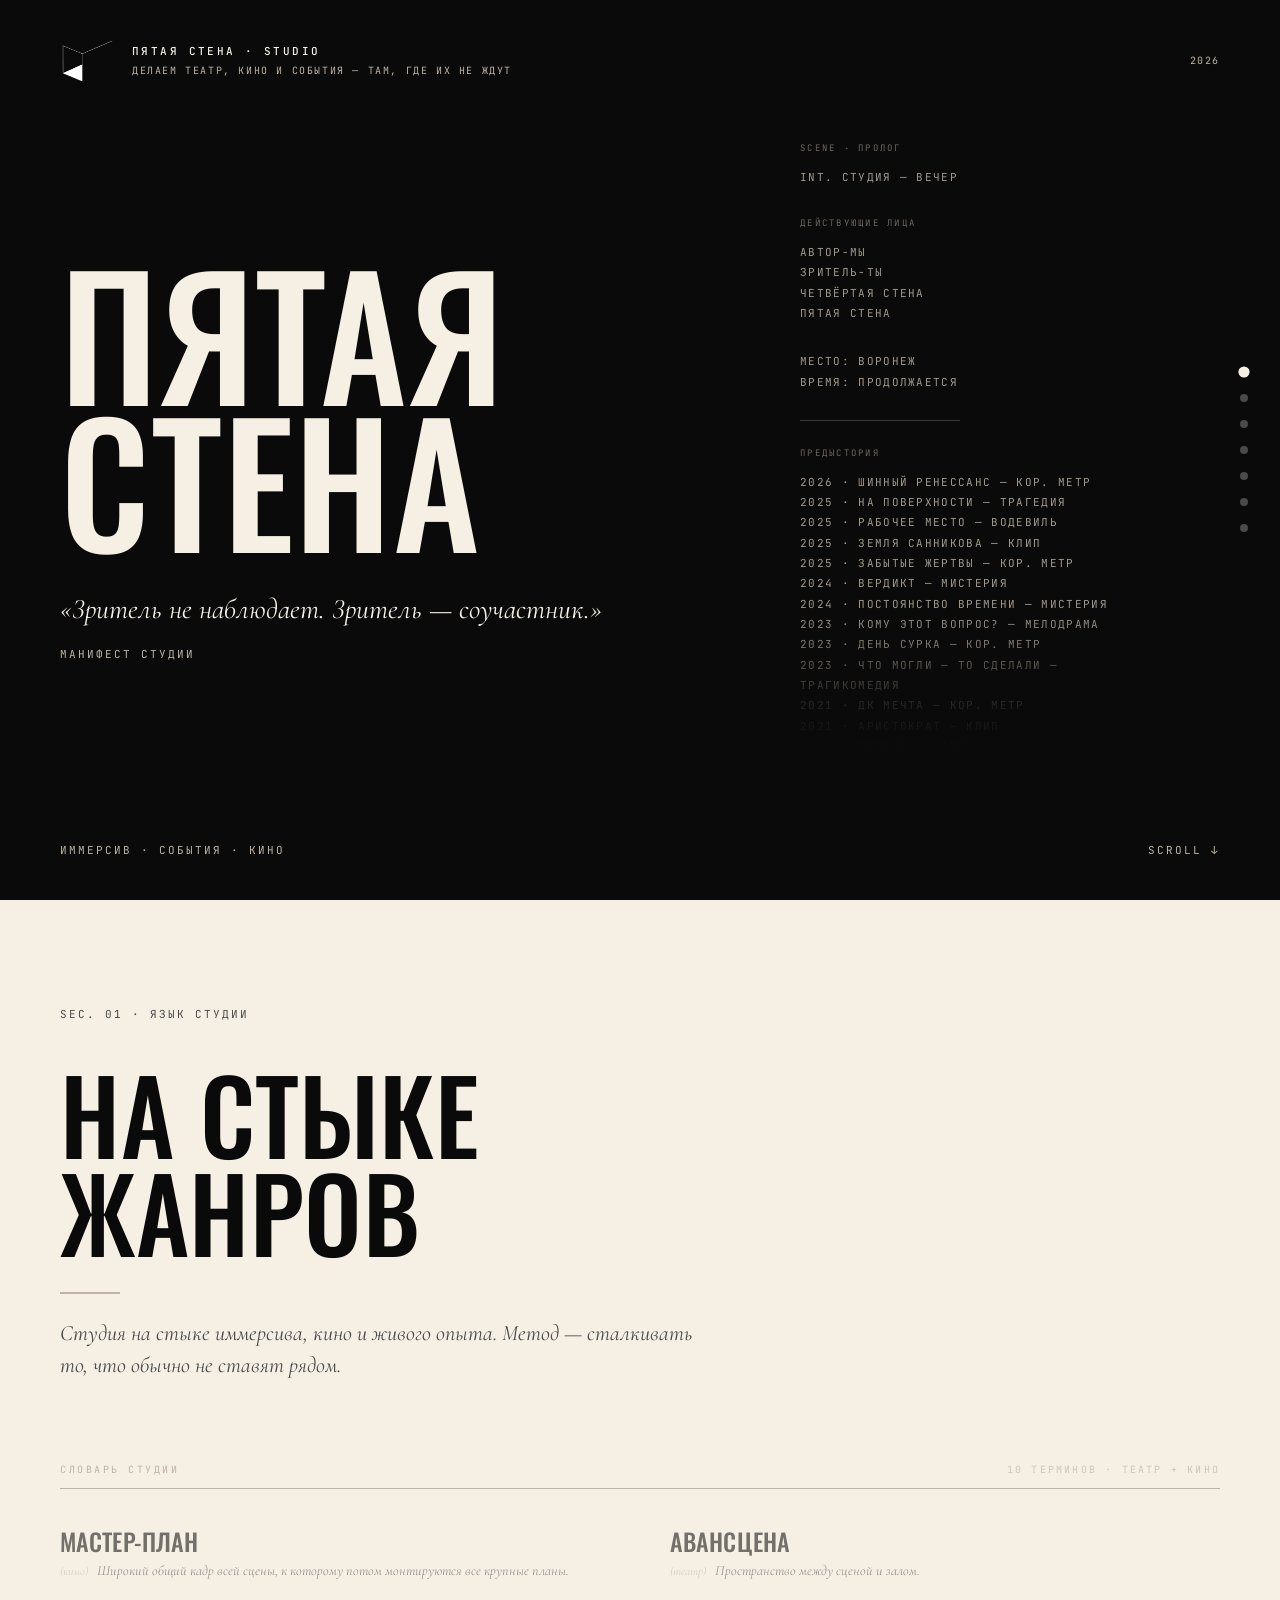
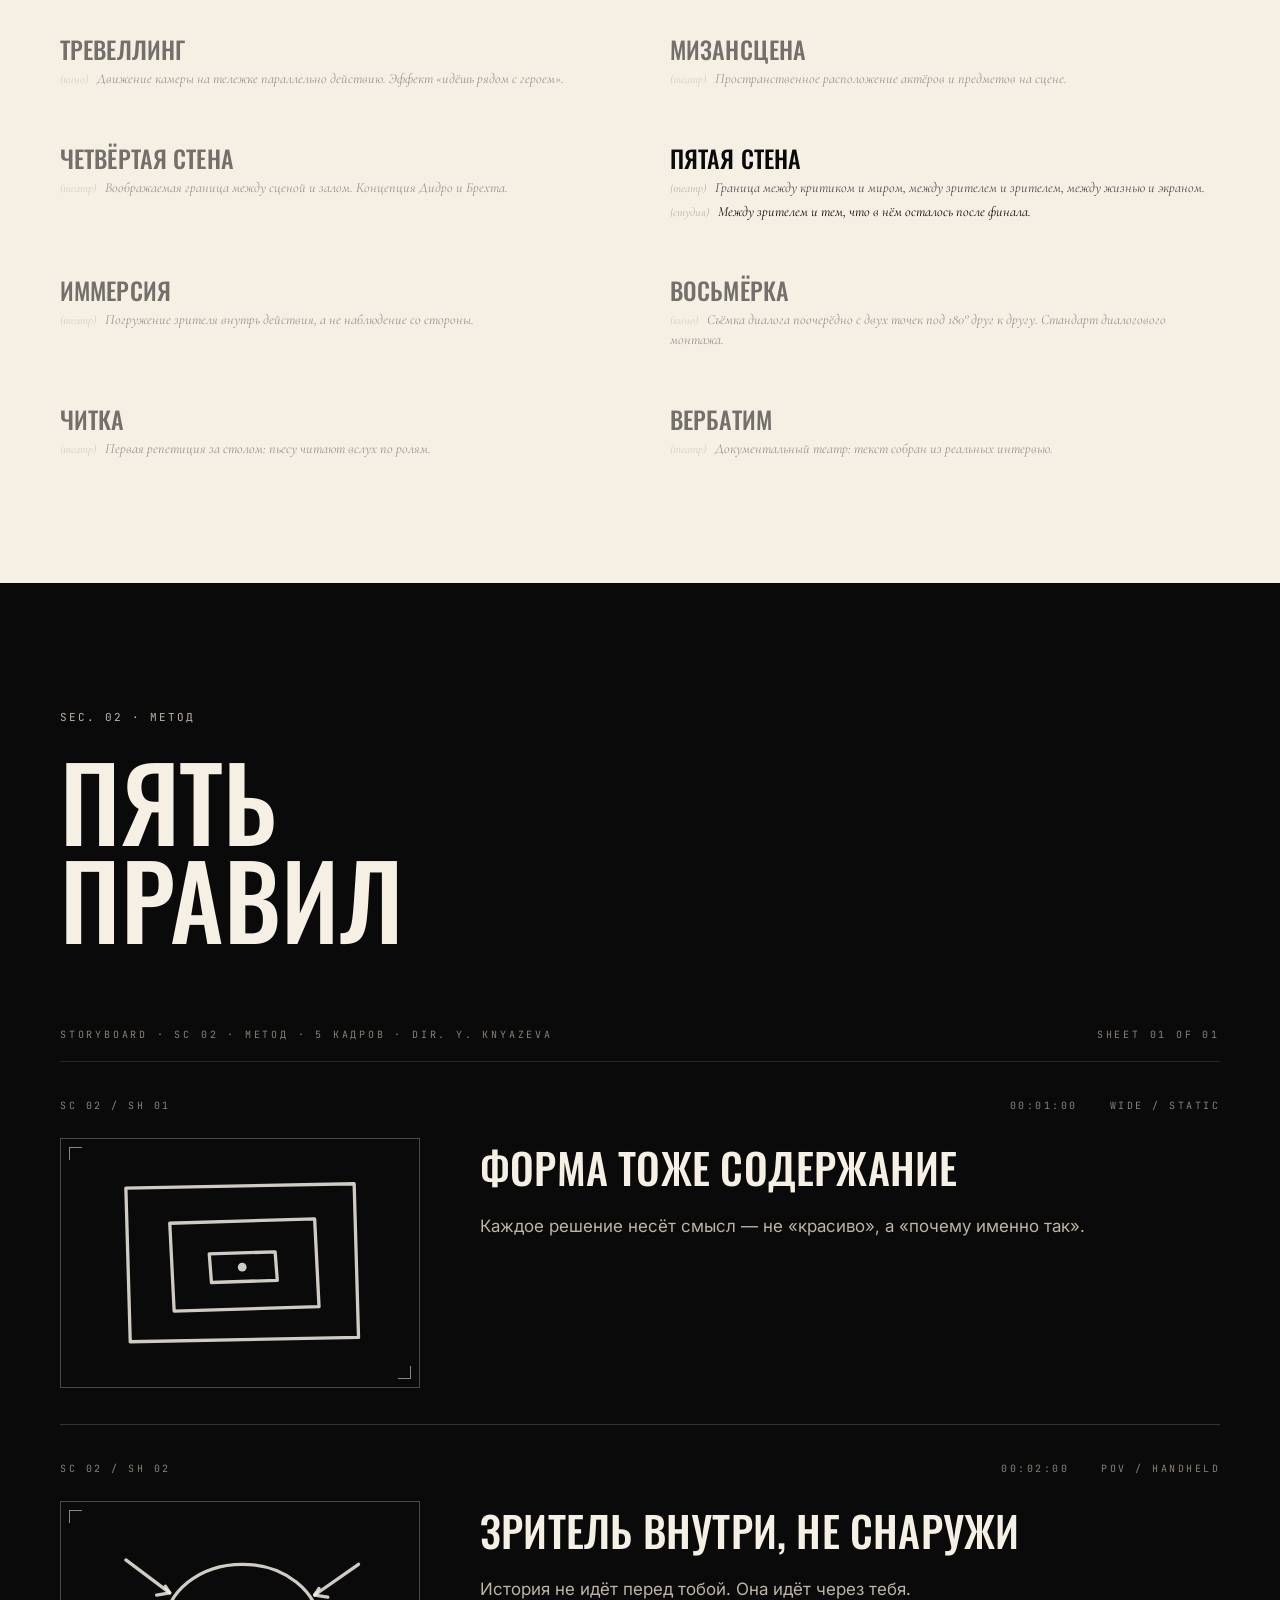
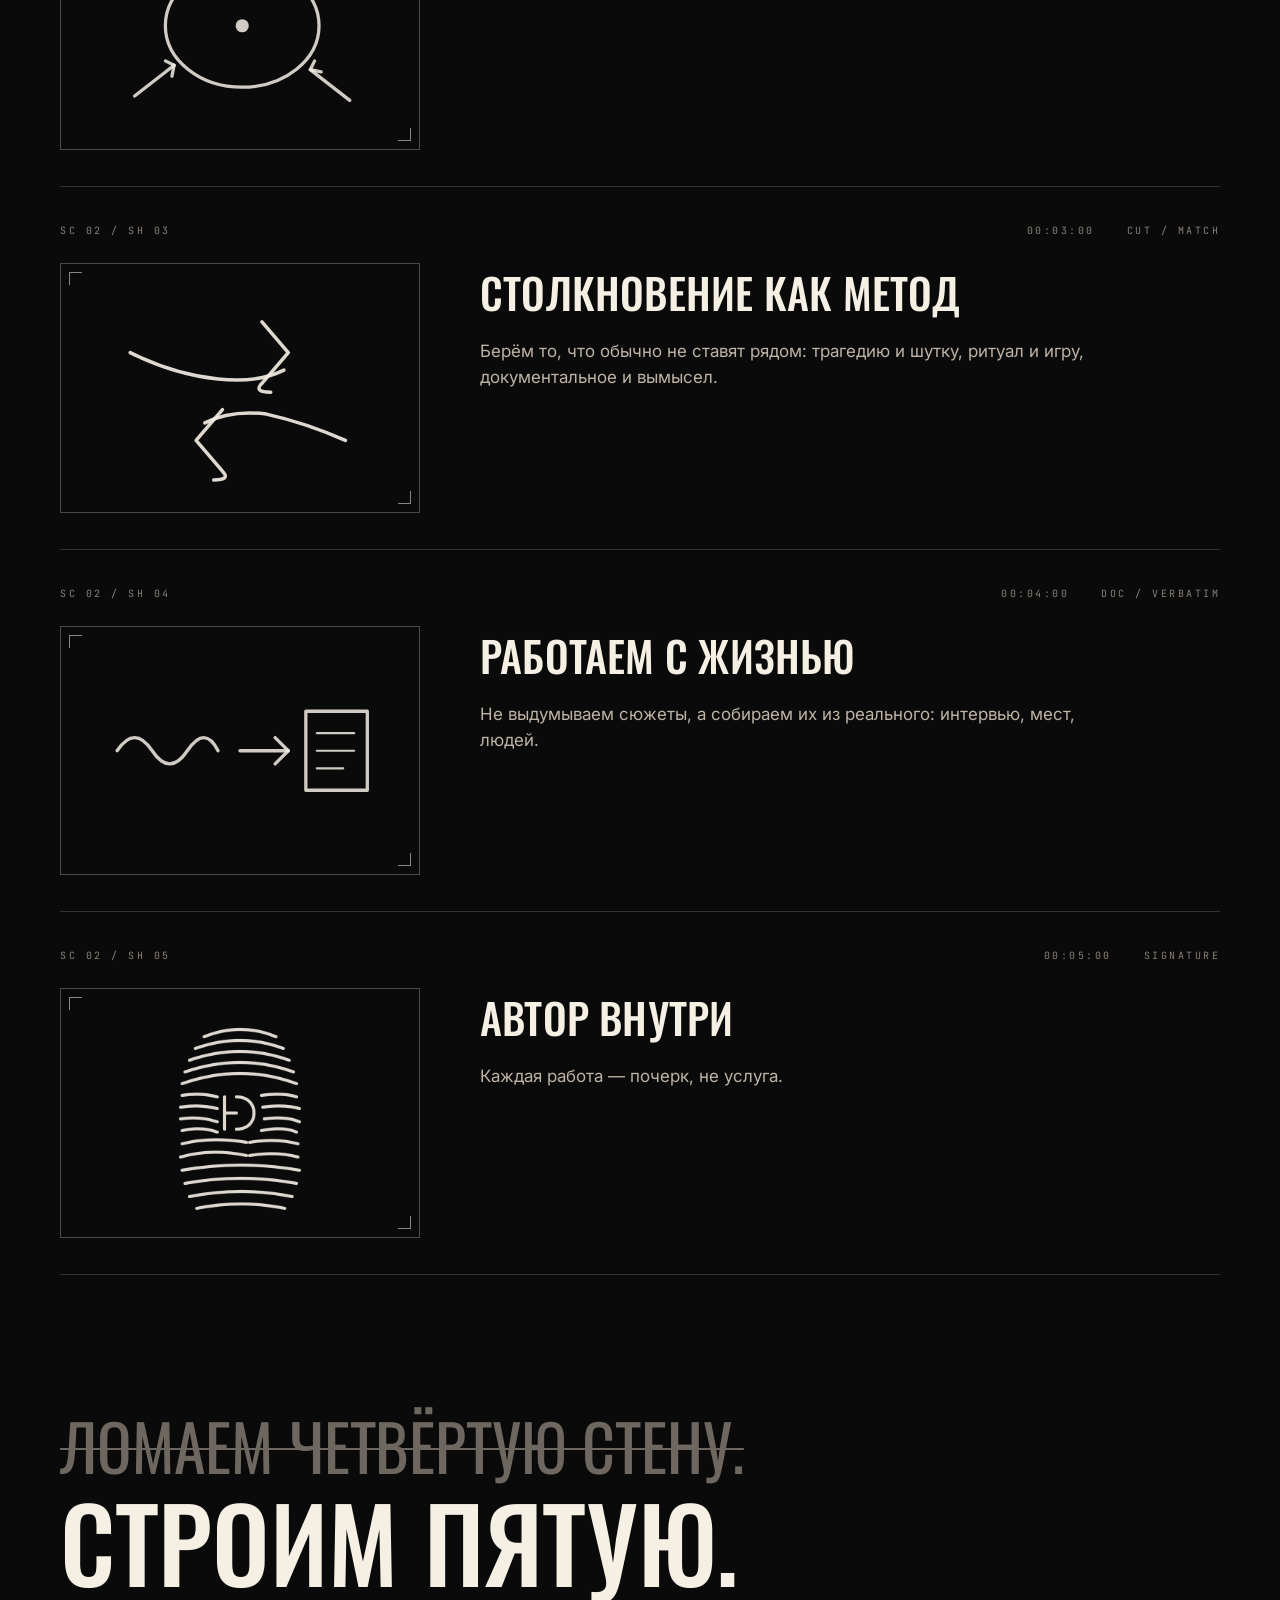
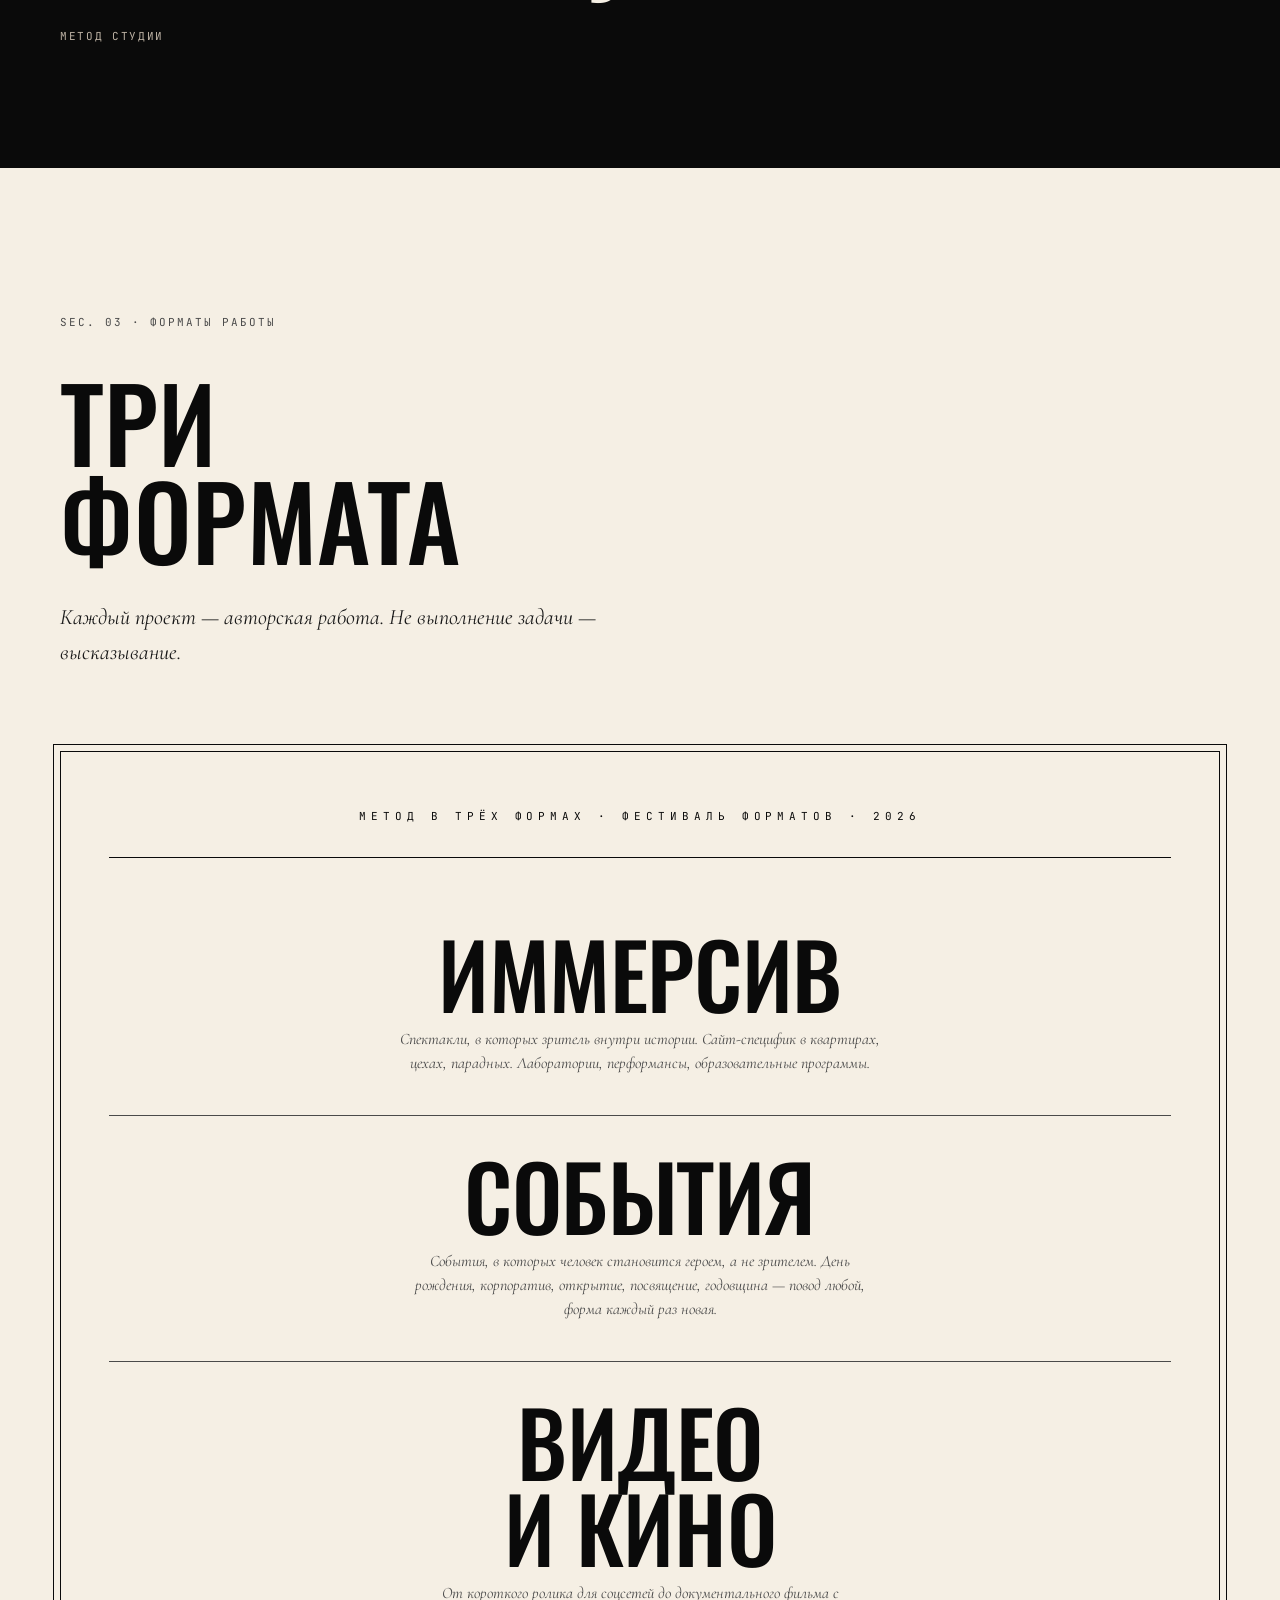
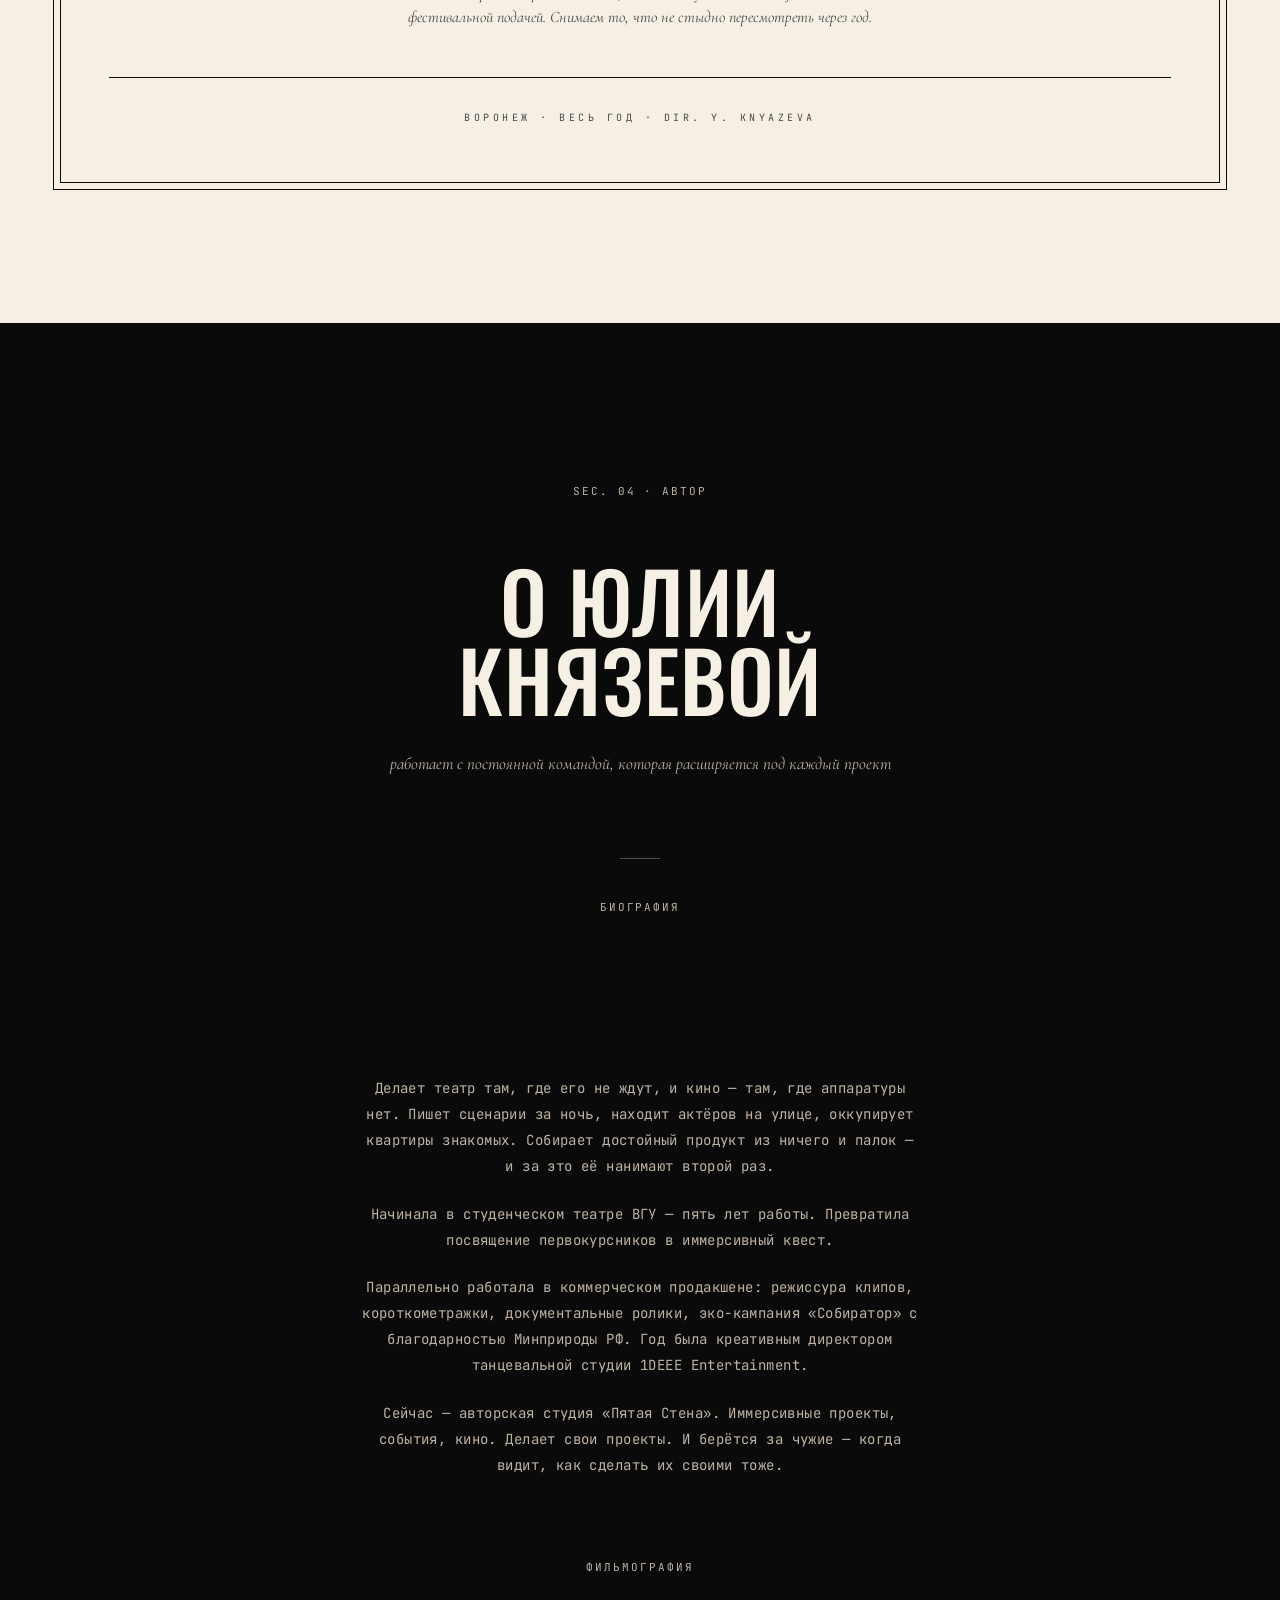
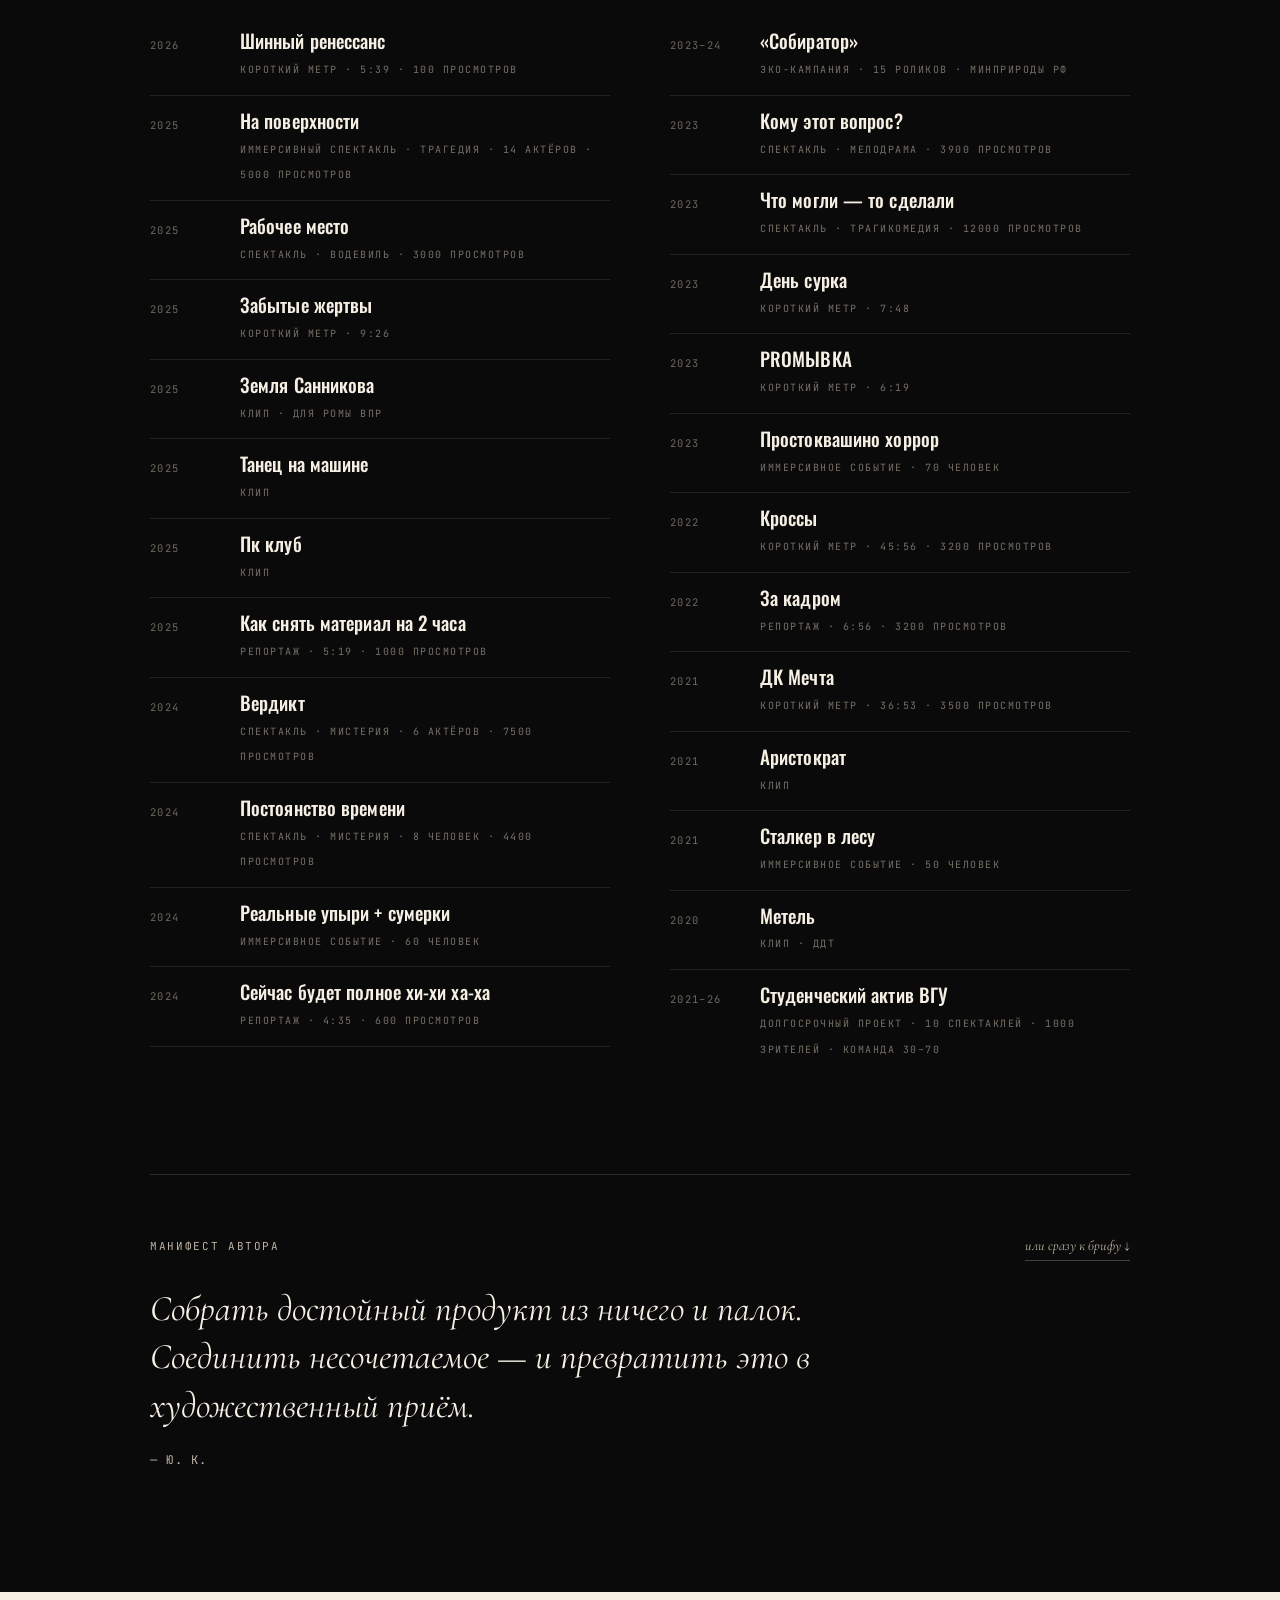
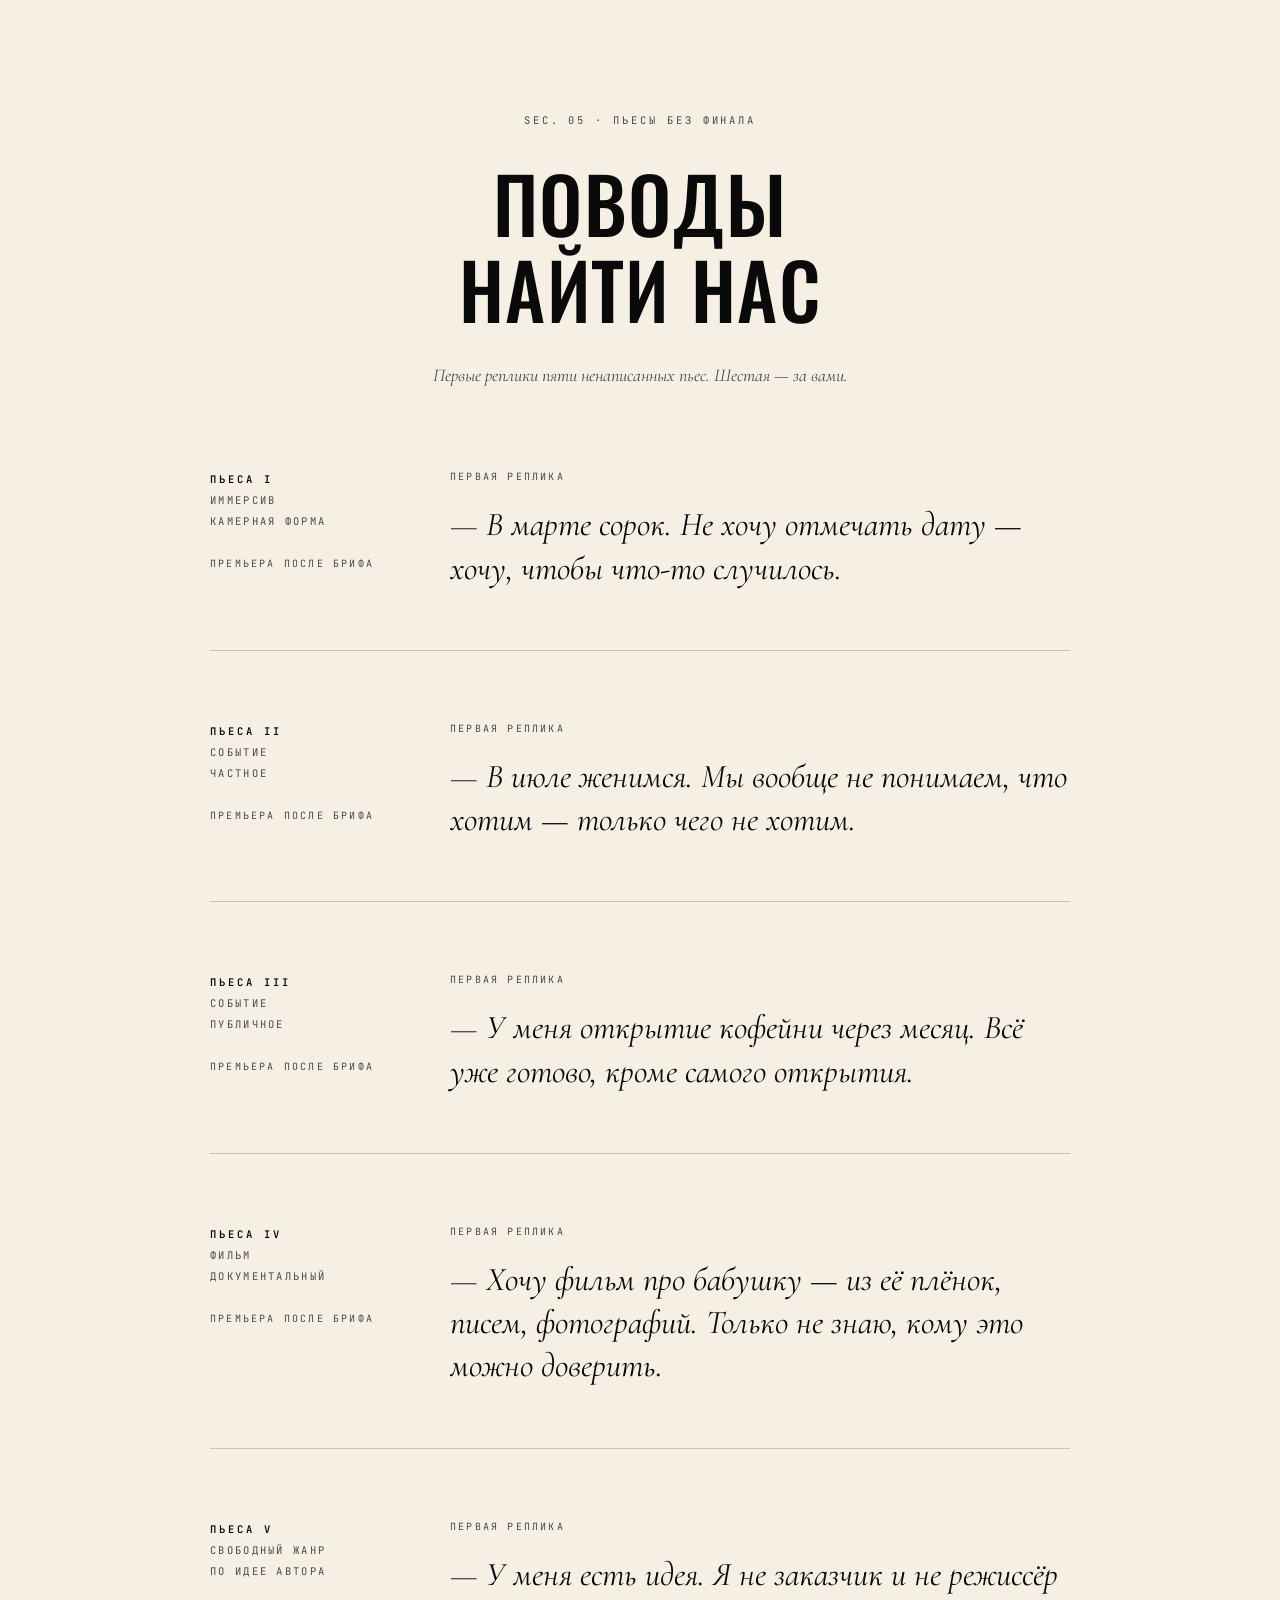
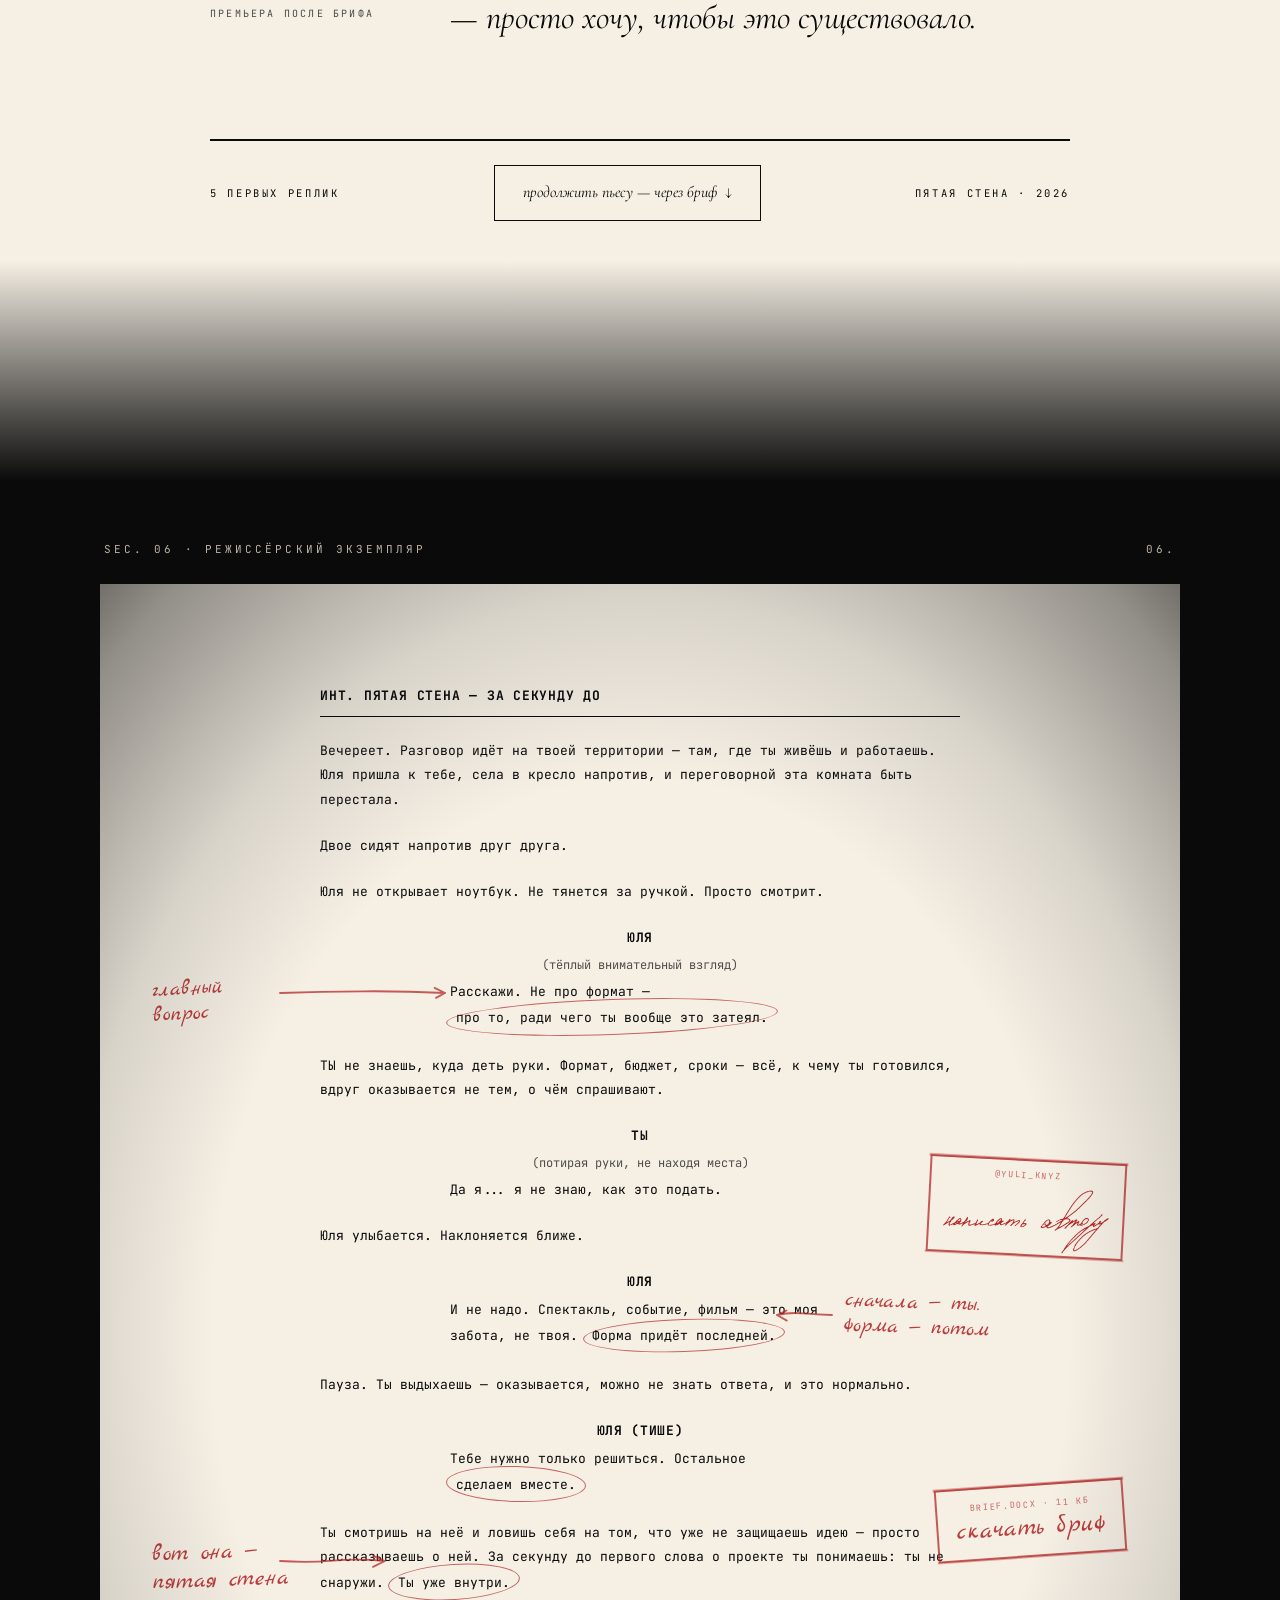
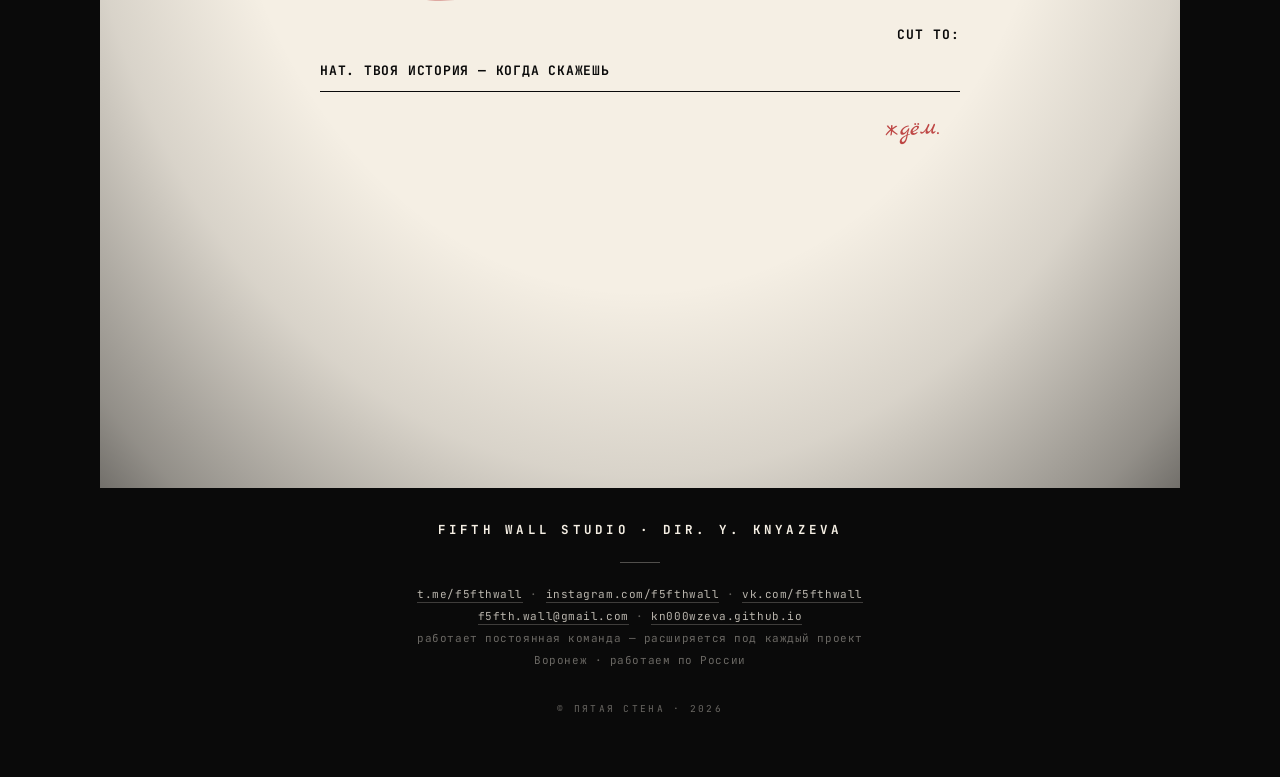
<file: index.html>
<!DOCTYPE html>
<html lang="ru">
<head>
    <meta charset="UTF-8">
    <meta name="viewport" content="width=device-width, initial-scale=1.0">
    <link rel="icon" type="image/x-icon" href="favicon.png">
    <title>Пятая Стена · Авторская студия · Воронеж</title>
    <meta name="description" content="Авторская студия «Пятая Стена» в Воронеже. Иммерсивные перформансы, события, кино. Команда собирается под проект. Ломаем четвёртую стену. Строим пятую.">
    <meta property="og:title" content="Пятая Стена · Авторская студия">
    <meta property="og:description" content="Иммерсив. События. Кино. Воронеж.">
    <meta property="og:type" content="website">

    <link rel="preconnect" href="https://fonts.googleapis.com">
    <link rel="preconnect" href="https://fonts.gstatic.com" crossorigin>
    <link href="https://fonts.googleapis.com/css2?family=Oswald:wght@400;500;600&family=Cormorant+Garamond:ital,wght@0,400;1,400;1,500&family=Inter:wght@300;400;500;600&family=JetBrains+Mono:wght@400;500&display=swap" rel="stylesheet">

    <link rel="stylesheet" href="../style.css">
</head>
<body>

<!-- ============== ТОЧЕЧНАЯ НАВИГАЦИЯ СПРАВА ============== -->
<nav class="dot-nav" aria-label="Разделы">
    <a href="#hero" class="dot active" data-label="00 · Главная" aria-label="Главная"></a>
    <a href="#essence" class="dot" data-label="01 · Язык"></a>
    <a href="#method" class="dot" data-label="02 · Метод"></a>
    <a href="#formats" class="dot" data-label="03 · Форматы"></a>
    <a href="#author" class="dot" data-label="04 · Автор"></a>
    <a href="#requests" class="dot" data-label="05 · Поводы"></a>
    <a href="#contact" class="dot" data-label="06 · Связь"></a>
</nav>

<!-- ============== HERO ============== -->
<section id="hero" class="hero">
    <div class="top-meta">
        <div class="left">
            <div class="mark-big" role="img" aria-label="Логотип Пятой Стены"></div>
            <div class="meta-stack">
                <span class="studio">ПЯТАЯ СТЕНА · STUDIO</span>
                <span class="muted">делаем театр, кино и события — там, где их не ждут</span>
            </div>
        </div>
        <span class="muted">2026</span>
    </div>

    <div class="right-art" aria-hidden="true" translate="no">
        <div class="art-stack">
            <div class="art-block">
                <div class="art-label">SCENE · ПРОЛОГ</div>
                <div class="art-line">INT. СТУДИЯ — ВЕЧЕР</div>
            </div>
            <div class="art-block">
                <div class="art-label">ДЕЙСТВУЮЩИЕ ЛИЦА</div>
                <div class="art-line">АВТОР-МЫ</div>
                <div class="art-line">ЗРИТЕЛЬ-ТЫ</div>
                <div class="art-line">ЧЕТВЁРТАЯ СТЕНА</div>
                <div class="art-line">ПЯТАЯ СТЕНА</div>
            </div>
            <div class="art-block">
                <div class="art-line">место: Воронеж</div>
                <div class="art-line">время: продолжается</div>
            </div>
            <div class="art-divider"></div>
            <div class="art-block">
                <div class="art-label">ПРЕДЫСТОРИЯ</div>
                <div class="art-history">
                    <div class="art-line">2026 · Шинный ренессанс — кор. метр</div>
                    <div class="art-line">2025 · На поверхности — трагедия</div>
                    <div class="art-line">2025 · Рабочее место — водевиль</div>
                    <div class="art-line">2025 · Земля Санникова — клип</div>
                    <div class="art-line">2025 · Забытые жертвы — кор. метр</div>
                    <div class="art-line">2024 · Вердикт — мистерия</div>
                    <div class="art-line">2024 · Постоянство времени — мистерия</div>
                    <div class="art-line">2023 · Кому этот вопрос? — мелодрама</div>
                    <div class="art-line">2023 · День сурка — кор. метр</div>
                    <div class="art-line">2023 · Что могли — то сделали — трагикомедия</div>
                    <div class="art-line">2021 · ДК Мечта — кор. метр</div>
                    <div class="art-line">2021 · Аристократ — клип</div>
                    <div class="art-line">2020 · Метель — клип</div>
                </div>
            </div>
        </div>
    </div>

    <div class="container">
        <div class="stack">
            <h1 class="title"><span>ПЯТАЯ</span><span>СТЕНА</span></h1>
            <p class="quote">«Зритель не наблюдает. Зритель — соучастник.»</p>
            <span class="quote-tag">Манифест студии</span>
        </div>
    </div>

    <div class="bottom-meta">
        <span class="muted">иммерсив · события · кино</span>
        <span class="muted">SCROLL ↓</span>
    </div>
</section>

<!-- ============== SEC.01 ЯЗЫК СТУДИИ ============== -->
<section id="essence" class="essence">
    <div class="container">
        <span class="section-label" translate="no">SEC. 01 · ЯЗЫК СТУДИИ</span>

        <div class="essence-grid">
            <div class="essence-title-block">
                <h2 class="display-h2">НА СТЫКЕ<br>ЖАНРОВ</h2>
                <div class="rule"></div>
                <p class="essence-lead">Студия на стыке иммерсива, кино и живого опыта. Метод — сталкивать то, что обычно не ставят рядом.</p>
            </div>

            <div class="essence-dict">
                <div class="dict-header">
                    <span class="dict-title">Словарь студии</span>
                    <span class="dict-count">10 терминов · театр + кино</span>
                </div>

                <div class="terms-grid">
                    <dl class="term-entry">
                        <dt class="term-head">Мастер-план</dt>
                        <dd class="term-meaning">
                            <span class="term-tag">кино</span>
                            <span class="term-text">Широкий общий кадр всей сцены, к которому потом монтируются все крупные планы.</span>
                        </dd>
                    </dl>

                    <dl class="term-entry">
                        <dt class="term-head">Авансцена</dt>
                        <dd class="term-meaning">
                            <span class="term-tag">театр</span>
                            <span class="term-text">Пространство между сценой и залом.</span>
                        </dd>
                    </dl>

                    <dl class="term-entry">
                        <dt class="term-head">Тревеллинг</dt>
                        <dd class="term-meaning">
                            <span class="term-tag">кино</span>
                            <span class="term-text">Движение камеры на тележке параллельно действию. Эффект «идёшь рядом с героем».</span>
                        </dd>
                    </dl>

                    <dl class="term-entry">
                        <dt class="term-head">Мизансцена</dt>
                        <dd class="term-meaning">
                            <span class="term-tag">театр</span>
                            <span class="term-text">Пространственное расположение актёров и предметов на сцене.</span>
                        </dd>
                    </dl>

                    <dl class="term-entry">
                        <dt class="term-head">Четвёртая стена</dt>
                        <dd class="term-meaning">
                            <span class="term-tag">театр</span>
                            <span class="term-text">Воображаемая граница между сценой и залом. Концепция Дидро и Брехта.</span>
                        </dd>
                    </dl>

                    <dl class="term-entry is-main">
                        <dt class="term-head">Пятая стена</dt>
                        <dd class="term-meaning">
                            <span class="term-tag">театр</span>
                            <span class="term-text">Граница между критиком и миром, между зрителем и зрителем, между жизнью и экраном.</span>
                        </dd>
                        <dd class="term-meaning is-author">
                            <span class="term-tag">студия</span>
                            <span class="term-text">Между зрителем и тем, что в нём осталось после финала.</span>
                        </dd>
                    </dl>

                    <dl class="term-entry">
                        <dt class="term-head">Иммерсия</dt>
                        <dd class="term-meaning">
                            <span class="term-tag">театр</span>
                            <span class="term-text">Погружение зрителя внутрь действия, а не наблюдение со стороны.</span>
                        </dd>
                    </dl>

                    <dl class="term-entry">
                        <dt class="term-head">Восьмёрка</dt>
                        <dd class="term-meaning">
                            <span class="term-tag">кино</span>
                            <span class="term-text">Съёмка диалога поочерёдно с двух точек под 180° друг к другу. Стандарт диалогового монтажа.</span>
                        </dd>
                    </dl>

                    <dl class="term-entry">
                        <dt class="term-head">Читка</dt>
                        <dd class="term-meaning">
                            <span class="term-tag">театр</span>
                            <span class="term-text">Первая репетиция за столом: пьесу читают вслух по ролям.</span>
                        </dd>
                    </dl>

                    <dl class="term-entry">
                        <dt class="term-head">Вербатим</dt>
                        <dd class="term-meaning">
                            <span class="term-tag">театр</span>
                            <span class="term-text">Документальный театр: текст собран из реальных интервью.</span>
                        </dd>
                    </dl>
                </div>
            </div>
        </div>
    </div>
</section>

<!-- ============== SEC.02 МЕТОД · ПЯТЬ ПРАВИЛ ============== -->
<section id="method" class="method">
    <div class="container">
        <span class="section-label" translate="no">SEC. 02 · МЕТОД</span>
        <h2 class="display-h2 light">ПЯТЬ<br>ПРАВИЛ</h2>

        <div class="storyboard">
            <div class="storyboard-header">
                <span>STORYBOARD · SC 02 · МЕТОД · 5 КАДРОВ · DIR. Y. KNYAZEVA</span>
                <span>SHEET 01 OF 01</span>
            </div>

            <div class="storyboard-list" translate="no">
                <article class="shot">
                    <div class="shot-bar">
                        <span class="bar-left">SC 02 / SH 01</span>
                        <span class="bar-right"><span>00:01:00</span><span>WIDE / STATIC</span></span>
                    </div>
                    <div class="shot-row">
                        <div class="shot-frame">
                            <svg viewBox="0 0 140 100" xmlns="http://www.w3.org/2000/svg" aria-hidden="true">
                                <path d="M 18 16 L 122 14 L 124 84 L 20 86 Z" stroke="#f5efe4" stroke-width="1.5" fill="none" stroke-linecap="round" stroke-linejoin="round" opacity="0.85"/>
                                <path d="M 38 32 L 104 30 L 106 70 L 40 72 Z" stroke="#f5efe4" stroke-width="1.5" fill="none" stroke-linecap="round" stroke-linejoin="round" opacity="0.85"/>
                                <path d="M 56 46 L 86 45 L 87 58 L 57 59 Z" stroke="#f5efe4" stroke-width="1.5" fill="none" stroke-linecap="round" stroke-linejoin="round" opacity="0.85"/>
                                <circle cx="71" cy="52" r="2" fill="#f5efe4" opacity="0.85"/>
                            </svg>
                        </div>
                        <div class="shot-body">
                            <h3>ФОРМА ТОЖЕ СОДЕРЖАНИЕ</h3>
                            <p>Каждое решение несёт смысл — не «красиво», а «почему именно так».</p>
                        </div>
                    </div>
                </article>

                <article class="shot">
                    <div class="shot-bar">
                        <span class="bar-left">SC 02 / SH 02</span>
                        <span class="bar-right"><span>00:02:00</span><span>POV / HANDHELD</span></span>
                    </div>
                    <div class="shot-row">
                        <div class="shot-frame">
                            <svg viewBox="0 0 140 100" xmlns="http://www.w3.org/2000/svg" aria-hidden="true">
                                <ellipse cx="71" cy="50" rx="35" ry="28" stroke="#f5efe4" stroke-width="1.5" fill="none" stroke-linecap="round" stroke-linejoin="round" opacity="0.85"/>
                                <circle cx="71" cy="50" r="3" fill="#f5efe4" opacity="0.85"/>
                                <path d="M 18 20 L 38 35" stroke="#f5efe4" stroke-width="1.5" fill="none" stroke-linecap="round" stroke-linejoin="round" opacity="0.85"/>
                                <path d="M 36 32 L 38 35 L 32 36" stroke="#f5efe4" stroke-width="1.5" fill="none" stroke-linecap="round" stroke-linejoin="round" opacity="0.85"/>
                                <path d="M 124 22 L 104 36" stroke="#f5efe4" stroke-width="1.5" fill="none" stroke-linecap="round" stroke-linejoin="round" opacity="0.85"/>
                                <path d="M 106 33 L 104 36 L 110 37" stroke="#f5efe4" stroke-width="1.5" fill="none" stroke-linecap="round" stroke-linejoin="round" opacity="0.85"/>
                                <path d="M 22 82 L 40 68" stroke="#f5efe4" stroke-width="1.5" fill="none" stroke-linecap="round" stroke-linejoin="round" opacity="0.85"/>
                                <path d="M 36 66 L 40 68 L 39 73" stroke="#f5efe4" stroke-width="1.5" fill="none" stroke-linecap="round" stroke-linejoin="round" opacity="0.85"/>
                                <path d="M 120 84 L 102 70" stroke="#f5efe4" stroke-width="1.5" fill="none" stroke-linecap="round" stroke-linejoin="round" opacity="0.85"/>
                                <path d="M 104 66 L 102 70 L 107 71" stroke="#f5efe4" stroke-width="1.5" fill="none" stroke-linecap="round" stroke-linejoin="round" opacity="0.85"/>
                            </svg>
                        </div>
                        <div class="shot-body">
                            <h3>ЗРИТЕЛЬ ВНУТРИ, НЕ СНАРУЖИ</h3>
                            <p>История не идёт перед тобой. Она идёт через тебя.</p>
                        </div>
                    </div>
                </article>

                <article class="shot">
                    <div class="shot-bar">
                        <span class="bar-left">SC 02 / SH 03</span>
                        <span class="bar-right"><span>00:03:00</span><span>CUT / MATCH</span></span>
                    </div>
                    <div class="shot-row">
                        <div class="shot-frame">
                            <svg viewBox="0 0 140 100" xmlns="http://www.w3.org/2000/svg" aria-hidden="true">
                                <path d="M 20 34 Q 40 44 60 46 Q 78 48 90 42" stroke="#f5efe4" stroke-width="1.6" fill="none" stroke-linecap="round" stroke-linejoin="round" opacity="0.9"/>
                                <path d="M 118 74 Q 100 66 82 62 Q 66 60 54 66" stroke="#f5efe4" stroke-width="1.6" fill="none" stroke-linecap="round" stroke-linejoin="round" opacity="0.9"/>
                                <path d="M 80 20 L 92 34 L 80 48 Q 76 52 84 52" stroke="#f5efe4" stroke-width="1.6" fill="none" stroke-linecap="round" stroke-linejoin="round" opacity="0.9"/>
                                <path d="M 62 60 L 50 74 L 62 88 Q 66 92 58 92" stroke="#f5efe4" stroke-width="1.6" fill="none" stroke-linecap="round" stroke-linejoin="round" opacity="0.9"/>
                            </svg>
                        </div>
                        <div class="shot-body">
                            <h3>СТОЛКНОВЕНИЕ КАК МЕТОД</h3>
                            <p>Берём то, что обычно не ставят рядом: трагедию и шутку, ритуал и игру, документальное и вымысел.</p>
                        </div>
                    </div>
                </article>

                <article class="shot">
                    <div class="shot-bar">
                        <span class="bar-left">SC 02 / SH 04</span>
                        <span class="bar-right"><span>00:04:00</span><span>DOC / VERBATIM</span></span>
                    </div>
                    <div class="shot-row">
                        <div class="shot-frame">
                            <svg viewBox="0 0 140 100" xmlns="http://www.w3.org/2000/svg" aria-hidden="true">
                                <path d="M 14 50 Q 22 38 30 50 T 46 50 T 60 50" stroke="#f5efe4" stroke-width="1.5" fill="none" stroke-linecap="round" stroke-linejoin="round" opacity="0.85"/>
                                <path d="M 70 50 L 92 50" stroke="#f5efe4" stroke-width="1.5" fill="none" stroke-linecap="round" stroke-linejoin="round" opacity="0.85"/>
                                <path d="M 86 44 L 92 50 L 86 56" stroke="#f5efe4" stroke-width="1.5" fill="none" stroke-linecap="round" stroke-linejoin="round" opacity="0.85"/>
                                <rect x="100" y="32" width="28" height="36" stroke="#f5efe4" stroke-width="1.5" fill="none" stroke-linecap="round" stroke-linejoin="round" opacity="0.85"/>
                                <path d="M 105 42 L 122 42" stroke="#f5efe4" stroke-width="1" fill="none" stroke-linecap="round" stroke-linejoin="round" opacity="0.85"/>
                                <path d="M 105 50 L 122 50" stroke="#f5efe4" stroke-width="1" fill="none" stroke-linecap="round" stroke-linejoin="round" opacity="0.85"/>
                                <path d="M 105 58 L 117 58" stroke="#f5efe4" stroke-width="1" fill="none" stroke-linecap="round" stroke-linejoin="round" opacity="0.85"/>
                            </svg>
                        </div>
                        <div class="shot-body">
                            <h3>РАБОТАЕМ С ЖИЗНЬЮ</h3>
                            <p>Не выдумываем сюжеты, а собираем их из реального: интервью, мест, людей.</p>
                        </div>
                    </div>
                </article>

                <article class="shot">
                    <div class="shot-bar">
                        <span class="bar-left">SC 02 / SH 05</span>
                        <span class="bar-right"><span>00:05:00</span><span>SIGNATURE</span></span>
                    </div>
                    <div class="shot-row">
                        <div class="shot-frame">
                            <img src="../fingerprint.png" alt="" class="shot-fingerprint" aria-hidden="true">
                        </div>
                        <div class="shot-body">
                            <h3>АВТОР ВНУТРИ</h3>
                            <p>Каждая работа — почерк, не услуга.</p>
                        </div>
                    </div>
                </article>
            </div>
        </div>

        <div class="method-statement">
            <blockquote class="big-quote">
                <span class="line-1">ЛОМАЕМ ЧЕТВЁРТУЮ СТЕНУ.</span>
                <span class="line-2">СТРОИМ ПЯТУЮ.</span>
            </blockquote>
            <span class="meta">МЕТОД СТУДИИ</span>
        </div>
    </div>
</section>

<!-- ============== SEC.03 ФОРМАТЫ ============== -->
<section id="formats" class="formats">
    <div class="container">
        <span class="section-label" translate="no">SEC. 03 · ФОРМАТЫ РАБОТЫ</span>
        <h2 class="display-h2">ТРИ<br>ФОРМАТА</h2>

        <p class="formats-intro">Каждый проект — авторская работа. Не выполнение задачи — высказывание.</p>

        <div class="formats-grid">
            <article class="format">
                <span class="format-num">01</span>
                <h3>ИММЕРСИВ</h3>
                <p>Спектакли, в которых зритель внутри истории. Сайт-специфик в квартирах, цехах, парадных. Лаборатории, перформансы, образовательные программы.</p>
            </article>

            <article class="format">
                <span class="format-num">02</span>
                <h3>СОБЫТИЯ</h3>
                <p>События, в которых человек становится героем, а не зрителем. День рождения, корпоратив, открытие, посвящение, годовщина — повод любой, форма каждый раз новая.</p>
            </article>

            <article class="format">
                <span class="format-num">03</span>
                <h3>ВИДЕО<br>И КИНО</h3>
                <p>От короткого ролика для соцсетей до документального фильма с фестивальной подачей. Снимаем то, что не стыдно пересмотреть через год.</p>
            </article>
        </div>
    </div>
</section>

<!-- ============== SEC.04 АВТОР ============== -->
<!-- ============== SEC.04 АВТОР · О ЮЛИИ КНЯЗЕВОЙ (V2 — титры) ============== -->
<section id="author" class="author">
    <div class="container">
        <div class="author-header">
            <span class="section-label light" translate="no">SEC. 04 · АВТОР</span>
            <h2 class="author-title">О&nbsp;ЮЛИИ<br>КНЯЗЕВОЙ</h2>
            <p class="author-role">работает с постоянной командой, которая расширяется под каждый проект</p>
            <span class="author-divider"></span>
            <span class="section-label light" translate="no">биография</span>
        </div>

        <div class="author-bio">
            <p>Делает театр там, где его не ждут, и кино — там, где аппаратуры нет. Пишет сценарии за ночь, находит актёров на улице, оккупирует квартиры знакомых. Собирает достойный продукт из ничего и палок — и за это её нанимают второй раз.</p>
            <p>Начинала в студенческом театре ВГУ — пять лет работы. Превратила посвящение первокурсников в иммерсивный квест.</p>
            <p>Параллельно работала в коммерческом продакшене: режиссура клипов, короткометражки, документальные ролики, эко-кампания «Собиратор» с благодарностью Минприроды РФ. Год была креативным директором танцевальной студии 1DEEE Entertainment.</p>
            <p>Сейчас — авторская студия «Пятая Стена». Иммерсивные проекты, события, кино. Делает свои проекты. И берётся за чужие — когда видит, как сделать их своими тоже.</p>
        </div>

        <span class="section-label light filmo-label" translate="no">фильмография</span>

        <div class="filmo-two-col">
            <a class="filmo-item" href="https://vkvideo.ru/video-222040717_456239029" target="_blank" rel="noopener"><span class="year">2026</span><div><h4>Шинный ренессанс</h4><span class="meta">короткий метр · 5:39 · 100 просмотров</span></div></a>
            <a class="filmo-item" href="https://kn000wzeva.github.io/#theatre" target="_blank" rel="noopener"><span class="year">2025</span><div><h4>На поверхности</h4><span class="meta">иммерсивный спектакль · трагедия · 14 актёров · 5000 просмотров</span></div></a>
            <a class="filmo-item" href="https://kn000wzeva.github.io/#theatre" target="_blank" rel="noopener"><span class="year">2025</span><div><h4>Рабочее место</h4><span class="meta">спектакль · водевиль · 3000 просмотров</span></div></a>
            <a class="filmo-item" href="https://vkvideo.ru/video-217196825_456239076" target="_blank" rel="noopener"><span class="year">2025</span><div><h4>Забытые жертвы</h4><span class="meta">короткий метр · 9:26</span></div></a>
            <a class="filmo-item" href="https://vkvideo.ru/video387449150_456240758" target="_blank" rel="noopener"><span class="year">2025</span><div><h4>Земля Санникова</h4><span class="meta">клип · для Ромы ВПР</span></div></a>
            <a class="filmo-item" href="https://vkvideo.ru/clip136931544_456239222" target="_blank" rel="noopener"><span class="year">2025</span><div><h4>Танец на машине</h4><span class="meta">клип</span></div></a>
            <a class="filmo-item" href="https://vkvideo.ru/clip136931544_456239224" target="_blank" rel="noopener"><span class="year">2025</span><div><h4>Пк клуб</h4><span class="meta">клип</span></div></a>
            <a class="filmo-item" href="https://vkvideo.ru/video-222040717_456239027" target="_blank" rel="noopener"><span class="year">2025</span><div><h4>Как снять материал на 2 часа</h4><span class="meta">репортаж · 5:19 · 1000 просмотров</span></div></a>
            <a class="filmo-item" href="https://kn000wzeva.github.io/#theatre" target="_blank" rel="noopener"><span class="year">2024</span><div><h4>Вердикт</h4><span class="meta">спектакль · мистерия · 6 актёров · 7500 просмотров</span></div></a>
            <a class="filmo-item" href="https://kn000wzeva.github.io/#theatre" target="_blank" rel="noopener"><span class="year">2024</span><div><h4>Постоянство времени</h4><span class="meta">спектакль · мистерия · 8 человек · 4400 просмотров</span></div></a>
            <a class="filmo-item" href="https://vkvideo.ru/video387449150_456240748" target="_blank" rel="noopener"><span class="year">2024</span><div><h4>Реальные упыри + сумерки</h4><span class="meta">иммерсивное событие · 60 человек</span></div></a>
            <a class="filmo-item" href="https://vkvideo.ru/video387449150_456240497" target="_blank" rel="noopener"><span class="year">2024</span><div><h4>Сейчас будет полное хи-хи ха-ха</h4><span class="meta">репортаж · 4:35 · 600 просмотров</span></div></a>
            <div class="filmo-item"><span class="year">2023–24</span><div><h4>«Собиратор»</h4><span class="meta">эко-кампания · 15 роликов · Минприроды РФ</span></div></div>
            <a class="filmo-item" href="https://kn000wzeva.github.io/#theatre" target="_blank" rel="noopener"><span class="year">2023</span><div><h4>Кому этот вопрос?</h4><span class="meta">спектакль · мелодрама · 3900 просмотров</span></div></a>
            <a class="filmo-item" href="https://kn000wzeva.github.io/#theatre" target="_blank" rel="noopener"><span class="year">2023</span><div><h4>Что могли — то сделали</h4><span class="meta">спектакль · трагикомедия · 12000 просмотров</span></div></a>
            <a class="filmo-item" href="https://vkvideo.ru/video-217196825_456239052" target="_blank" rel="noopener"><span class="year">2023</span><div><h4>День сурка</h4><span class="meta">короткий метр · 7:48</span></div></a>
            <a class="filmo-item" href="https://vkvideo.ru/video-217196825_456239045" target="_blank" rel="noopener"><span class="year">2023</span><div><h4>PROМЫВКА</h4><span class="meta">короткий метр · 6:19</span></div></a>
            <a class="filmo-item" href="https://kn000wzeva.github.io/#events" target="_blank" rel="noopener"><span class="year">2023</span><div><h4>Простоквашино хоррор</h4><span class="meta">иммерсивное событие · 70 человек</span></div></a>
            <a class="filmo-item" href="https://www.youtube.com/watch?v=zVkR2pAwYho" target="_blank" rel="noopener"><span class="year">2022</span><div><h4>Кроссы</h4><span class="meta">короткий метр · 45:56 · 3200 просмотров</span></div></a>
            <a class="filmo-item" href="https://vkvideo.ru/video387449150_456240058" target="_blank" rel="noopener"><span class="year">2022</span><div><h4>За кадром</h4><span class="meta">репортаж · 6:56 · 3200 просмотров</span></div></a>
            <a class="filmo-item" href="https://www.youtube.com/watch?v=LjbyCAAmrPs" target="_blank" rel="noopener"><span class="year">2021</span><div><h4>ДК Мечта</h4><span class="meta">короткий метр · 36:53 · 3500 просмотров</span></div></a>
            <a class="filmo-item" href="https://vkvideo.ru/video387449150_456239889" target="_blank" rel="noopener"><span class="year">2021</span><div><h4>Аристократ</h4><span class="meta">клип</span></div></a>
            <a class="filmo-item" href="https://vkvideo.ru/video387449150_456239835" target="_blank" rel="noopener"><span class="year">2021</span><div><h4>Сталкер в лесу</h4><span class="meta">иммерсивное событие · 50 человек</span></div></a>
            <a class="filmo-item" href="https://vkvideo.ru/video387449150_456239747" target="_blank" rel="noopener"><span class="year">2020</span><div><h4>Метель</h4><span class="meta">клип · ДДТ</span></div></a>
            <div class="filmo-item"><span class="year">2021–26</span><div><h4>Студенческий актив ВГУ</h4><span class="meta">долгосрочный проект · 10 спектаклей · 1000 зрителей · команда 30–70</span></div></div>
        </div>

        <div class="author-manifesto">
            <div class="manifesto-head">
                <span class="meta">МАНИФЕСТ АВТОРА</span>
                <a href="#contact" class="author-brief-hint">или сразу к брифу ↓</a>
            </div>
            <blockquote>
                Собрать достойный продукт из ничего и палок.<br>
                Соединить несочетаемое — и превратить это в художественный приём.
            </blockquote>
            <span class="author-sig">— Ю. К.</span>
        </div>
    </div>
</section>

<style>
    .manifesto-head {
        display: flex;
        justify-content: space-between;
        align-items: baseline;
        margin-bottom: 24px;
        gap: 40px;
    }
    .manifesto-head .meta { margin-bottom: 0 !important; }
    .author-brief-hint {
        font-family: var(--f-italic);
        font-style: italic;
        font-size: 14px;
        color: var(--dym);
        text-decoration: none;
        border-bottom: 1px solid rgba(210,196,168,0.3);
        padding-bottom: 2px;
        transition: color 0.25s ease, border-color 0.25s ease;
        white-space: nowrap;
    }
    .author-brief-hint:hover {
        color: var(--programka);
        border-bottom-color: var(--programka);
    }
</style>

<!-- ============== SEC.05 С ЧЕМ ПРИХОДЯТ ============== -->
<section id="requests" class="requests">
    <style>
        /* Уход в затемнение: чёрная вуаль поднимается на конец секции, крем
           гаснет сам — стыка двух фонов не остаётся. Нижний паддинг держит
           вуаль на пустом поле, чтобы она не съедала .fp-foot. */
        .requests { padding-top: 120px; padding-bottom: 260px; position: relative; }
        .requests .container { max-width: 980px; }
        .requests::after {
            content: "";
            position: absolute;
            left: 0; right: 0; bottom: 0;
            height: 220px;
            background: linear-gradient(to bottom in oklab, transparent, var(--scena));
            pointer-events: none;
            z-index: 2;
        }
        .fp-head { text-align: center; margin-bottom: 80px; }
        .fp-head .top {
            font-family: var(--f-mono); font-size: 10.5px; letter-spacing: 0.28em;
            color: var(--sumerki); text-transform: uppercase;
            margin-bottom: 30px; display: block;
        }
        .fp-head h2 {
            font-family: var(--f-display); font-weight: 500;
            font-size: clamp(56px, 6vw, 84px); line-height: 0.95;
            letter-spacing: 0.02em; color: var(--scena);
            margin: 0 0 30px;
        }
        .fp-head .sub {
            font-family: var(--f-italic); font-style: italic;
            font-size: 18px; color: var(--sumerki);
            max-width: 560px; margin: 0 auto;
            line-height: 1.5;
        }
        .fp-list {
            display: flex; flex-direction: column; gap: 70px;
        }
        .fp-scene {
            display: grid;
            grid-template-columns: 180px 1fr;
            gap: 60px;
            padding-bottom: 60px;
            border-bottom: 1px solid rgba(14,12,10,0.2);
        }
        .fp-scene:last-child { border-bottom: none; }
        .fp-scene .marks {
            font-family: var(--f-mono); font-size: 10.5px; letter-spacing: 0.22em;
            color: var(--scena); text-transform: uppercase;
            line-height: 2;
        }
        .fp-scene .marks .act { color: var(--scena); font-weight: 600; letter-spacing: 0.28em; }
        .fp-scene .marks .genre { color: var(--sumerki); }
        .fp-scene .marks .end { color: var(--sumerki); font-family: var(--f-mono); font-size: 10px; letter-spacing: 0.22em; text-transform: uppercase; display: block; margin-top: 24px; line-height: 1.5; }
        .fp-scene .body { }
        .fp-scene .hint {
            font-family: var(--f-mono); font-size: 10px; letter-spacing: 0.22em;
            color: var(--sumerki); text-transform: uppercase;
            margin-bottom: 18px; display: block;
        }
        .fp-scene .line {
            font-family: var(--f-italic); font-style: italic;
            font-size: clamp(24px, 2.6vw, 34px); line-height: 1.3;
            color: var(--scena); margin: 0;
        }
        .fp-scene .line::before { content: "— "; color: var(--sumerki); font-style: normal; }
        .fp-foot {
            display: flex; justify-content: space-between; align-items: center;
            margin-top: 40px; padding-top: 24px;
            border-top: 2px solid var(--scena);
            font-family: var(--f-mono); font-size: 10.5px;
            letter-spacing: 0.25em; color: var(--scena); text-transform: uppercase;
        }
        .fp-foot .play-link {
            font-family: var(--f-italic); font-style: italic;
            text-transform: none; letter-spacing: 0;
            font-size: 16px; color: var(--scena);
            text-decoration: none;
            padding: 14px 28px;
            border: 1px solid var(--scena);
            display: inline-block;
            transition: background 0.25s ease, color 0.25s ease;
        }
        .fp-foot .play-link:hover { background: var(--scena); color: var(--programka); }
        .fp-foot .play-link .arrow { display: inline-block; margin-left: 8px; transition: transform 0.25s ease; }
        .fp-foot .play-link:hover .arrow { transform: translateY(3px); }

        @media (max-width: 700px) {
            .requests { padding-bottom: 180px; }
            .requests::after { height: 150px; }
            .fp-scene { grid-template-columns: 1fr; gap: 20px; padding-bottom: 40px; }
            .fp-list { gap: 40px; }
            .fp-scene .marks { line-height: 1.6; }
            .fp-scene .marks .end { margin-top: 12px; }
            .requests .container { max-width: 100%; padding: 0 24px; }
            .fp-head { margin-bottom: 40px; }
            .fp-head h2 { font-size: 44px; }
            .fp-head .sub { font-size: 15px; }
            .fp-foot { flex-direction: column; gap: 20px; text-align: center; align-items: stretch; padding-top: 20px; }
            .fp-foot .play-link { text-align: center; }
        }
    </style>
    <div class="container">
        <div class="fp-head">
            <span class="top" translate="no">SEC. 05 · ПЬЕСЫ БЕЗ ФИНАЛА</span>
            <h2 style="line-height: 1.13;">ПОВОДЫ<br>НАЙТИ НАС</h2>
            <p class="sub">Первые реплики пяти ненаписанных пьес. Шестая — за вами.</p>
        </div>

        <div class="fp-list">
            <div class="fp-scene">
                <div class="marks">
                    <div class="act">Пьеса I</div>
                    <div class="genre">Иммерсив</div>
                    <div class="genre">камерная форма</div>
                    <span class="end">премьера после брифа</span>
                </div>
                <div class="body">
                    <span class="hint">первая реплика</span>
                    <p class="line">В марте сорок. Не хочу отмечать дату — хочу, чтобы что-то случилось.</p>
                </div>
            </div>

            <div class="fp-scene">
                <div class="marks">
                    <div class="act">Пьеса II</div>
                    <div class="genre">Событие</div>
                    <div class="genre">частное</div>
                    <span class="end">премьера после брифа</span>
                </div>
                <div class="body">
                    <span class="hint">первая реплика</span>
                    <p class="line">В июле женимся. Мы вообще не понимаем, что хотим — только чего не хотим.</p>
                </div>
            </div>

            <div class="fp-scene">
                <div class="marks">
                    <div class="act">Пьеса III</div>
                    <div class="genre">Событие</div>
                    <div class="genre">публичное</div>
                    <span class="end">премьера после брифа</span>
                </div>
                <div class="body">
                    <span class="hint">первая реплика</span>
                    <p class="line">У меня открытие кофейни через месяц. Всё уже готово, кроме самого открытия.</p>
                </div>
            </div>

            <div class="fp-scene">
                <div class="marks">
                    <div class="act">Пьеса IV</div>
                    <div class="genre">Фильм</div>
                    <div class="genre">документальный</div>
                    <span class="end">премьера после брифа</span>
                </div>
                <div class="body">
                    <span class="hint">первая реплика</span>
                    <p class="line">Хочу фильм про бабушку — из её плёнок, писем, фотографий. Только не знаю, кому это можно доверить.</p>
                </div>
            </div>

            <div class="fp-scene">
                <div class="marks">
                    <div class="act">Пьеса V</div>
                    <div class="genre">Свободный жанр</div>
                    <div class="genre">по идее автора</div>
                    <span class="end">премьера после брифа</span>
                </div>
                <div class="body">
                    <span class="hint">первая реплика</span>
                    <p class="line">У меня есть идея. Я не заказчик и не режиссёр — просто хочу, чтобы это существовало.</p>
                </div>
            </div>
        </div>

        <div class="fp-foot">
            <span>5 ПЕРВЫХ РЕПЛИК</span>
            <a class="play-link" href="#contact">продолжить пьесу — через бриф<span class="arrow">↓</span></a>
            <span>ПЯТАЯ СТЕНА · 2026</span>
        </div>
    </div>
</section>

<!-- ============== SEC.06 КОНТАКТ ============== -->
<section id="contact" class="contact">
    <link href="https://fonts.googleapis.com/css2?family=Marck+Script&display=swap" rel="stylesheet">
    <style>
        .contact { padding: 0 0 40px; position: relative; }
        .contact .container { max-width: 1200px; }

        /* Переход из SEC.05 отдан самой SEC.05 (уход в затемнение),
           здесь остаётся только отступ перед меткой секции. */
        .w2-fade-in {
            display: block;
            height: 60px;
        }

        /* Метка секции в чёрном над листом */
        .w2-toplabel {
            max-width: 1100px; margin: 0 auto 26px;
            padding: 0 4px;
            display: flex; justify-content: space-between; align-items: baseline;
            font-family: var(--f-mono); font-size: 11px; letter-spacing: 0.28em;
            text-transform: uppercase; color: var(--dym);
        }

        /* КРЕМОВЫЙ ЛИСТ — во всю ширину секции */
        .w2-sheet {
            background: var(--programka);
            color: var(--scena);
            max-width: 1100px; margin: 0 auto;
            padding: 100px 90px 330px;
            position: relative;
            min-height: 1100px;
            display: grid;
            grid-template-columns: 1fr;
            gap: 0;
        }

        /* ЗАТЕМНЕНИЕ КРАЁВ — одна радиальная виньетка вместо 4 линейных фейдов.
           Раньше 4 фейда перекрывались в углах и давали видимые швы.
           Радиальный градиент — одна непрерывная функция, без стыков. */
        .w2-fade-bottom, .w2-fade-top, .w2-fade-left, .w2-fade-right {
            display: none;
        }

        /* ТИТРЫ БЕЛЫМ ПО ЧЁРНОМУ */
        .w2-credits {
            text-align: center;
            padding: 30px 0 20px;
            margin-top: -1px;
        }
        .cred-studio {
            font-family: var(--f-mono); font-weight: 700;
            font-size: 12.5px; letter-spacing: 0.26em;
            text-transform: uppercase;
            color: var(--programka);
            line-height: 2;
        }
        .cred-divider {
            display: block; width: 40px; height: 1px;
            background: rgba(245,239,228,0.3);
            margin: 20px auto;
        }
        .cred-socials {
            font-family: var(--f-mono); font-size: 11px; letter-spacing: 0.05em;
            color: var(--programka); opacity: 0.75; line-height: 2;
        }
        .cred-socials a {
            color: inherit; text-decoration: none;
            border-bottom: 1px solid rgba(245,239,228,0.3); padding-bottom: 1px;
        }
        .cred-socials a:hover { border-color: var(--programka); }
        .cred-socials .sep { opacity: 0.5; border: none; }
        .cred-socials .muted { opacity: 0.55; }
        .cred-copy {
            font-family: var(--f-mono); font-size: 9.5px; letter-spacing: 0.24em;
            text-transform: uppercase; color: var(--programka); opacity: 0.4;
            margin-top: 30px;
        }

        /* линия поля убрана */

        /* Верхняя техническая шапка сценария */
        .w2-header {
            display: flex; justify-content: space-between; align-items: baseline;
            padding-bottom: 14px; margin-bottom: 30px;
            border-bottom: 1px solid rgba(14,12,10,0.2);
            font-family: var(--f-mono); font-size: 10px; letter-spacing: 0.24em;
            text-transform: uppercase; opacity: 0.6;
        }
        .w2-page-num {
            position: absolute;
            top: 25px; right: 90px;
            font-family: var(--f-mono); font-size: 11px; letter-spacing: 0.2em;
            opacity: 0.5;
        }

        /* СЦЕНАРНЫЙ ТЕКСТ */
        .w2-script {
            font-family: var(--f-mono);
            font-size: 13px;
            line-height: 1.85;
            color: var(--scena);
            max-width: 640px;
            margin: 0 auto;
            position: relative;
        }
        .w2-slug {
            font-family: var(--f-mono); font-weight: 700;
            font-size: 13px; letter-spacing: 0.06em;
            text-transform: uppercase;
            margin-bottom: 22px;
            padding-bottom: 8px;
            border-bottom: 1px solid var(--scena);
        }
        .w2-action {
            margin-bottom: 22px;
            line-height: 1.85;
        }
        .w2-character {
            font-weight: 700;
            letter-spacing: 0.05em;
            text-transform: uppercase;
            text-align: center;
            max-width: 320px;
            margin: 22px auto 4px;
        }
        .w2-paren {
            font-size: 12px;
            text-align: center;
            max-width: 260px;
            margin: 0 auto 4px;
            opacity: 0.7;
        }
        .w2-dialogue {
            text-align: left;
            max-width: 380px;
            margin: 0 auto 22px;
        }
        .w2-transition {
            font-weight: 700;
            letter-spacing: 0.08em;
            text-transform: uppercase;
            text-align: right;
            margin: 26px 0 12px;
        }

        /* РУКОПИСНЫЕ ПОМЕТКИ НА ПОЛЯХ (внутри листа) */
        .w2-margin-note {
            position: absolute;
            font-family: 'Marck Script', cursive;
            font-size: 22px; line-height: 1.15;
            color: rgba(180, 40, 40, 0.85);
            max-width: 160px;
            z-index: 2;
        }
        /* Левое поле */
        .w2-mn-1 { top: 155px; left: 20px; transform: rotate(-3deg); }
        .w2-mn-2 { top: 380px; left: 15px; transform: rotate(-1.5deg); max-width: 150px; }
        .w2-mn-3 { top: 640px; left: 24px; transform: rotate(-4deg); }
        /* Правое поле */
        .w2-mn-4 { top: 180px; right: 20px; transform: rotate(2.5deg); max-width: 130px; }
        .w2-mn-5 { top: 500px; right: 14px; transform: rotate(-2deg); max-width: 140px; }
        .w2-mn-6 { top: 820px; right: 22px; transform: rotate(3deg); max-width: 130px; }

        /* Подчёркнутые слова (карандашом) — оставляю для несколько мест */
        .w2-underline {
            display: inline-block;
            background: linear-gradient(to bottom, transparent 78%, rgba(180,40,40,0.4) 78%, rgba(180,40,40,0.4) 92%, transparent 92%);
            padding: 0 3px;
        }

        /* Волнистое подчёркивание — оставлено как один из инструментов */
        .w2-wavy {
            text-decoration: underline;
            text-decoration-style: wavy;
            text-decoration-color: rgba(180, 40, 40, 0.75);
            text-decoration-thickness: 1.5px;
            text-underline-offset: 4px;
        }

        /* УНИВЕРСАЛЬНОЕ ОБВЕДЕНИЕ КРУЖКОМ — карандашом */
        .w2-circle {
            position: relative;
            display: inline-block;
            padding: 2px 6px;
            color: var(--scena);
        }
        .w2-circle::before {
            content: "";
            position: absolute;
            inset: -5px -4px -3px -4px;
            border: 1.8px solid rgba(180, 40, 40, 0.7);
            border-radius: 50%;
            transform: rotate(-2deg);
            pointer-events: none;
        }
        .w2-circle.tight::before {
            inset: -3px -3px -2px -3px;
        }
        .w2-circle.rot2::before { transform: rotate(1.5deg); }
        .w2-circle.rot3::before { transform: rotate(-3.5deg); }

        /* ЗАЧЁРКИВАНИЕ СО ВСТАВКОЙ СВЕРХУ */
        .w2-strike {
            position: relative;
            display: inline-block;
            color: var(--scena);
            text-decoration: line-through;
            text-decoration-color: rgba(180, 40, 40, 0.85);
            text-decoration-thickness: 1.5px;
        }
        .w2-strike .insert {
            position: absolute;
            bottom: 100%;
            left: 50%;
            transform: translateX(-50%) rotate(-3deg);
            font-family: 'Marck Script', cursive;
            color: rgba(180, 40, 40, 0.9);
            font-size: 20px;
            line-height: 1;
            white-space: nowrap;
            margin-bottom: 2px;
        }
        .w2-strike .insert.rot { transform: translateX(-50%) rotate(2deg); }

        /* РЕАКЦИИ — короткие озорные пометки */
        .w2-react {
            position: absolute;
            font-family: 'Marck Script', cursive;
            color: rgba(180, 40, 40, 0.9);
            font-size: 26px; line-height: 1;
            font-weight: 700;
            z-index: 3;
        }

        /* КРИВЫЕ СТРЕЛКИ (SVG) */
        .w2-arrow-svg {
            position: absolute;
            pointer-events: none;
            z-index: 2;
        }
        .w2-arrow-svg svg { display: block; overflow: visible; }
        .w2-arrow-svg path {
            stroke: rgba(180, 40, 40, 0.75);
            stroke-width: 1.8;
            fill: none;
            stroke-linecap: round;
            stroke-linejoin: round;
        }

        /* Новые пометки, привязанные к смыслу */
        .w2-note-new {
            position: absolute;
            font-family: 'Marck Script', cursive;
            font-size: 22px; line-height: 1.15;
            color: rgba(180, 40, 40, 0.9);
            max-width: 180px;
            z-index: 2;
        }

        /* Мобильная инлайн-версия режиссёрских пометок:
           на десктопе скрыта — там пометки живут на полях (.w2-note-new).
           На узком экране полей нет, поэтому пометка «подтягивается» под
           нужную реплику и указывает на неё стрелкой вверх. */
        .w2-note-mobile {
            display: none;
            text-align: center;
            font-family: 'Marck Script', cursive;
            font-size: 23px; line-height: 1.2;
            color: rgba(180, 40, 40, 0.9);
            margin: -10px auto 24px;
            transform: rotate(-1.5deg);
        }
        .w2-note-mobile .arr {
            display: inline-block;
            margin-right: 5px;
            opacity: 0.7;
        }

        /* СТРЕЛКА (рукописная) */
        .w2-hand-arrow {
            position: absolute;
            font-family: 'Marck Script', cursive;
            font-size: 28px;
            color: rgba(180, 40, 40, 0.65);
            z-index: 2;
        }

        /* ШТАМПЫ-КНОПКИ (внутри листа, поверх сценария) */
        .w2-stamp {
            position: absolute;
            display: block;
            padding: 12px 18px;
            background: transparent;
            border: 2.5px solid rgba(180, 40, 40, 0.75);
            color: rgba(180, 40, 40, 0.9);
            text-decoration: none;
            text-align: center;
            transform: rotate(-4deg);
            transition: transform 0.25s, background 0.25s;
            z-index: 3;
            font-family: 'Marck Script', cursive;
        }
        .w2-stamp:hover {
            background: rgba(180, 40, 40, 0.08);
            transform: rotate(-2deg) scale(1.03);
        }
        .w2-stamp::before,
        .w2-stamp::after {
            content: "";
            position: absolute;
            background: rgba(180, 40, 40, 0.75);
        }
        .w2-stamp::before {
            left: -3px; right: -3px; top: -3px; height: 2.5px;
            opacity: 0.5;
        }
        .w2-stamp::after {
            left: -3px; right: -3px; bottom: -3px; height: 2.5px;
            opacity: 0.5;
        }
        .w2-stamp .top {
            display: block;
            font-family: var(--f-mono);
            font-size: 8.5px; letter-spacing: 0.2em;
            text-transform: uppercase;
            opacity: 0.75;
            margin-bottom: 3px;
        }
        .w2-stamp .act {
            font-family: 'Marck Script', cursive;
            font-size: 26px; line-height: 1;
            letter-spacing: 0.02em;
        }
        /* Рукописный вариант — вставляется в штамп как img */
        .w2-hand-img {
            display: block;
            width: 165px;
            height: auto;
            margin: 4px 0 -4px;
            pointer-events: none;
        }
        .w2-stamp-hand {
            padding: 8px 14px 6px 14px;
        }

        /* Позиции штампов */
        .w2-stamp-brief {
            top: 900px; right: 55px;
        }
        .w2-stamp-tg {
            top: 575px; right: 55px;
            transform: rotate(3deg);
        }
        .w2-stamp-tg:hover {
            transform: rotate(5deg) scale(1.03);
        }

        /* ВЫХОДНЫЕ ДАННЫЕ СТРАНИЦЫ (внизу листа) */
        .w2-footer {
            max-width: 640px;
            margin: 60px auto 0;
            padding-top: 24px;
            border-top: 1px solid rgba(14,12,10,0.2);
            font-family: var(--f-mono);
            font-size: 10.5px;
            line-height: 1.9;
            opacity: 0.75;
        }
        .w2-footer-line {
            display: flex; flex-wrap: wrap; gap: 4px 14px;
            justify-content: center;
        }
        .w2-footer-line a, .w2-footer-line span {
            color: var(--scena);
            text-decoration: none;
            letter-spacing: 0.05em;
        }
        .w2-footer-line a { border-bottom: 1px solid rgba(14,12,10,0.3); padding-bottom: 1px; }
        .w2-footer-line a:hover { border-color: var(--scena); }
        .w2-footer-line .sep { opacity: 0.4; border: none; }
        .w2-footer-promise {
            font-family: var(--f-italic); font-style: italic;
            font-size: 14px;
            text-align: center;
            margin-top: 20px;
            opacity: 0.85;
        }
        .w2-footer-copy {
            text-align: center;
            font-size: 9.5px; letter-spacing: 0.24em;
            text-transform: uppercase;
            opacity: 0.5;
            margin-top: 18px;
            padding-top: 14px;
            border-top: 1px dashed rgba(14,12,10,0.15);
        }


        /* ПЛАНШЕТ И УЖЕ (iPad Air — 820px и т.п.).
           Ниже 1100px лист перестаёт быть «десктопным»: паддинги схлопываются,
           сценарий переливается, и абсолютные координаты пометок на полях
           (.w2-note-new / .w2-arrow-svg — они подогнаны под лист 1100px с
           паддингом 100px) начинают промахиваться мимо реплик. Поэтому здесь
           поля отключаются целиком, а пометки берутся инлайновые. */
        @media (max-width: 1180px) {
            .w2-sheet { padding: 40px 48px 48px; min-height: auto; }
            .w2-margin-note, .w2-hand-arrow, .w2-stamp, .w2-holes { position: static; transform: none; margin: 20px auto; text-align: center; max-width: 300px; }
            .w2-holes { display: none; }

            /* Пометки на полях и стрелки прячем — полей больше нет.
               Штампы-кнопки (.w2-stamp) НЕ прячем: они переезжают вниз листа. */
            .w2-note-new, .w2-arrow-svg, .w2-hand-arrow, .w2-margin-note { display: none !important; }

            /* Режиссёрские пометки — инлайн под нужной репликой */
            .w2-note-mobile { display: block; }

            /* ШТАМПЫ-КНОПКИ — из полей переезжают вниз листа, столбиком по центру */
            .w2-stamps {
                display: flex; flex-direction: column; align-items: center;
                gap: 30px; margin: 46px auto 6px;
            }
            .w2-stamp {
                position: static !important;
                margin: 0 !important;
                transform: rotate(-2deg);
            }
            .w2-stamp-tg { transform: rotate(2deg); }
            .w2-stamp:hover { transform: rotate(-1deg) scale(1.03); }
            .w2-stamp-tg:hover { transform: rotate(3deg) scale(1.03); }
        }

        /* ВИНЬЕТКА — единственный источник затемнения краёв листа.
           Одна радиальная функция без стыков. */
        .w2-vignette {
            position: absolute; inset: 0; pointer-events: none; z-index: 5;
            background: radial-gradient(ellipse 88% 82% at center,
            rgba(10,10,10,0) 0%,
            rgba(10,10,10,0) 45%,
            rgba(10,10,10,0.12) 60%,
            rgba(10,10,10,0.42) 78%,
            rgba(10,10,10,0.78) 92%,
            var(--scena) 100%);
        }

        @media (max-width: 700px) {
            /* Виньетка мобилки — компактнее радиус, чтобы лист занимал больше центра */
            .w2-vignette {
                background: radial-gradient(ellipse 95% 90% at center,
                rgba(10,10,10,0) 0%,
                rgba(10,10,10,0) 55%,
                rgba(10,10,10,0.25) 75%,
                rgba(10,10,10,0.7) 92%,
                var(--scena) 100%);
            }
            /* Лист занимает больше места */
            .w2-sheet { padding: 24px 20px 30px; }
            .w2-toplabel { font-size: 9px; padding: 20px 24px; }
            .w2-fade-in { height: 30px; }
            .contact .container { padding: 0 20px; }
            .w2-hand-img { width: 150px; }
        }
    </style>

    <div class="w2-fade-in" aria-hidden="true"></div>

    <div class="container">
        <!-- МЕТКА СЕКЦИИ В ЧЁРНОМ ПРОСТРАНСТВЕ НАД ЛИСТОМ -->
        <div class="w2-toplabel" translate="no">
            <span>SEC. 06 · РЕЖИССЁРСКИЙ ЭКЗЕМПЛЯР</span>
            <span>06.</span>
        </div>

        <div class="w2-sheet">
            <!-- ПРОРЕЖЕННЫЕ ПОМЕТКИ — только смысловые узлы -->

            <!-- 1. у «про то, ради чего затеял» — суть метода -->
            <span class="w2-note-new" style="top: 392px; left: 52px; transform: rotate(-3deg); max-width: 150px;">
        главный<br>вопрос
      </span>
            <span class="w2-arrow-svg" style="top: 397px; left: 175px;">
        <svg width="185" height="24" viewBox="0 0 185 24">
          <path d="M 5.0 12.0 Q 45.7 10.6 88.0 10.3 T 170.0 12.0 M 170.0 12.0 L 159.6 6.9 M 170.0 12.0 L 161.0 16.9" />
        </svg>
      </span>

            <!-- 2. у «Форма придёт последней» — ключевой тезис -->
            <span class="w2-note-new" style="top: 706px; left: 745px; transform: rotate(2deg); max-width: 155px;">
        сначала — ты.<br>форма — потом
      </span>
            <span class="w2-arrow-svg" style="top: 719px; left: 672px;">
        <svg width="75" height="24" viewBox="0 0 75 24">
          <path d="M 60.0 12.0 Q 44.9 11.7 31.2 10.4 T 5.0 12.0 M 5.0 12.0 L 14.8 17.6 M 5.0 12.0 L 14.5 7.5" />
        </svg>
      </span>

            <!-- 3. у «Ты уже внутри» — момент пятой стены -->
            <span class="w2-note-new" style="top: 955px; left: 52px; transform: rotate(-2deg); max-width: 150px; font-size: 24px;">
        вот она —<br>пятая стена
      </span>
            <span class="w2-arrow-svg" style="top: 965px; left: 175px;">
        <svg width="125" height="24" viewBox="0 0 125 24">
          <path d="M 5.0 12.0 Q 31.6 13.8 57.7 11.6 T 110.0 12.0 M 110.0 12.0 L 98.1 6.9 M 110.0 12.0 L 98.0 17.9" />
        </svg>
      </span>

            <!-- СЦЕНАРНЫЙ ТЕКСТ -->
            <div class="w2-script">
                <div class="w2-slug">ИНТ. ПЯТАЯ СТЕНА — ЗА СЕКУНДУ ДО</div>

                <div class="w2-action">
                    Вечереет. Разговор идёт на твоей территории — там, где ты живёшь и работаешь. Юля пришла к тебе, села в кресло напротив, и переговорной эта комната быть перестала.
                </div>

                <div class="w2-action">
                    Двое сидят напротив друг друга.
                </div>

                <div class="w2-action">
                    Юля не открывает ноутбук. Не тянется за ручкой. Просто смотрит.
                </div>

                <div class="w2-character">Юля</div>
                <div class="w2-paren">(тёплый внимательный взгляд)</div>
                <div class="w2-dialogue">
                    Расскажи. Не про формат — <span class="w2-circle">про то, ради чего ты вообще это затеял.</span>
                </div>
                <div class="w2-note-mobile"><span class="arr">↑</span>главный вопрос</div>

                <div class="w2-action">
                    ТЫ не знаешь, куда деть руки. Формат, бюджет, сроки — всё, к чему ты готовился, вдруг оказывается не тем, о чём спрашивают.
                </div>

                <div class="w2-character">Ты</div>
                <div class="w2-paren">(потирая руки, не находя места)</div>
                <div class="w2-dialogue">
                    Да я... я не знаю, как это подать.
                </div>

                <div class="w2-action">
                    Юля улыбается. Наклоняется ближе.
                </div>

                <div class="w2-character">Юля</div>
                <div class="w2-dialogue">
                    И не надо. Спектакль, событие, фильм — это моя забота, не твоя. <span class="w2-circle tight">Форма придёт последней.</span>
                </div>
                <div class="w2-note-mobile"><span class="arr">↑</span>сначала — ты. форма — потом</div>

                <div class="w2-action">
                    Пауза. Ты выдыхаешь — оказывается, можно не знать ответа, и это нормально.
                </div>

                <div class="w2-character">Юля (тише)</div>
                <div class="w2-dialogue">
                    Тебе нужно только решиться. Остальное <span class="w2-circle rot2">сделаем вместе.</span>
                </div>

                <div class="w2-action">
                    Ты смотришь на неё и ловишь себя на том, что уже не защищаешь идею — просто рассказываешь о ней. За секунду до первого слова о проекте ты понимаешь: ты не снаружи. <span class="w2-circle rot3">Ты уже внутри.</span>
                </div>
                <div class="w2-note-mobile">вот она — пятая стена<span class="arr">↑</span></div>

                <div class="w2-transition" translate="no">CUT TO:</div>

                <div class="w2-slug">НАТ. ТВОЯ ИСТОРИЯ — КОГДА СКАЖЕШЬ</div>
                <div style="text-align:right; font-family: 'Marck Script', cursive; font-size: 24px; color: rgba(180,40,40,0.85); transform: rotate(-1.5deg); margin-top: 20px; margin-right: 20px;">
                    ждём.
                </div>
            </div>

            <!-- ШТАМПЫ-КНОПКИ.
                 На десктопе они position:absolute и «прибиты» к полям листа
                 (см. .w2-stamp-brief / .w2-stamp-tg), поэтому их место в DOM
                 значения не имеет. На мобиле position:static — и они выстраиваются
                 здесь, внизу листа, аккуратным столбиком. -->
            <div class="w2-stamps">
                <a href="../brief.docx" download class="w2-stamp w2-stamp-brief">
                    <span class="top">brief.docx · 11 КБ</span>
                    <span class="act">скачать бриф</span>
                </a>
                <a href="https://t.me/yuli_knyz" target="_blank" rel="noopener" class="w2-stamp w2-stamp-tg w2-stamp-hand">
                    <span class="top">@yuli_knyz</span>
                    <img src="../napisat_avtoru_clean1.png" alt="написать автору" class="w2-hand-img">
                </a>
            </div>

            <!-- ЗАТЕМНЕНИЕ КРАЁВ -->
            <div class="w2-fade-top" aria-hidden="true"></div>
            <div class="w2-fade-left" aria-hidden="true"></div>
            <div class="w2-fade-right" aria-hidden="true"></div>
            <div class="w2-fade-bottom" aria-hidden="true"></div>

            <!-- ВИНЬЕТКА ПОВЕРХ — ест углы, сглаживает швы между градиентами -->
            <div class="w2-vignette" aria-hidden="true"></div>
        </div>

        <!-- ТИТРЫ БЕЛЫМ ПО ЧЁРНОМУ -->
        <div class="w2-credits">
            <div class="cred-studio" translate="no">FIFTH WALL STUDIO · dir. Y. KNYAZEVA</div>
            <span class="cred-divider"></span>
            <div class="cred-socials">
                <a href="https://t.me/f5fthwall" target="_blank" rel="noopener">t.me/f5fthwall</a> <span class="sep">·</span>
                <a href="https://instagram.com/f5fthwall" target="_blank" rel="noopener">instagram.com/f5fthwall</a> <span class="sep">·</span>
                <a href="https://vk.com/f5fthwall" target="_blank" rel="noopener">vk.com/f5fthwall</a>
                <br>
                <a href="mailto:f5fth.wall@gmail.com">f5fth.wall@gmail.com</a> <span class="sep">·</span>
                <a href="https://kn000wzeva.github.io" target="_blank" rel="noopener">kn000wzeva.github.io</a>
                <br>
                <span class="muted">работает постоянная команда — расширяется под каждый проект</span>
                <br>
                <span class="muted">Воронеж · работаем по России</span>
            </div>
            <div class="cred-copy">© Пятая Стена · 2026</div>
        </div>
    </div>
</section>

<script src="../script.js"></script>
</body>
</html>
</file>
<file: style.css>
/* ================================================================
   ПЯТАЯ СТЕНА · АВТОРСКАЯ СТУДИЯ
   Сайт-визитка. Чёрно-кремовая система, без декораций.
   ================================================================ */

:root {
  /* палитра студии */
  --scena: #0A0A0A;
  --kulisy: #1A1A1A;
  --ten: #2A2520;
  --sumerki: #4A4A4A;
  /*--dym: #8A7D6E; !*изначальный*!*/
  --dym: #beb3a5;  /*TODO*/
  --shepot: #8A8A8A;
  --programka: #F5EFE4;
  --prozhektor: #F8F5F0;
  --krov: #3A1A1A;

  /* типографика */
  --f-display: 'Oswald', 'Bebas Neue', Impact, 'Arial Narrow', sans-serif;
  --f-body: 'Inter', system-ui, sans-serif;
  --f-mono: 'JetBrains Mono', 'SFMono-Regular', Menlo, monospace;
  --f-italic: 'Cormorant Garamond', Georgia, serif;
}

* { box-sizing: border-box; margin: 0; padding: 0; }
*::selection { background: var(--krov); color: var(--programka); }

html { scroll-behavior: smooth; }
body {
  background: var(--scena);
  color: var(--programka);
  font-family: var(--f-body);
  font-size: 16px;
  line-height: 1.6;
  font-weight: 400;
  -webkit-font-smoothing: antialiased;
  -moz-osx-font-smoothing: grayscale;
  overflow-x: hidden;
}

.container {
  max-width: 1280px;
  margin: 0 auto;
  padding: 0 60px;
  position: relative;
}

/* =========== ТИПОГРАФИКА =========== */

.meta {
  font-family: var(--f-mono);
  font-size: 11px;
  letter-spacing: 0.15em;
  text-transform: uppercase;
  color: var(--dym);
}

.section-label {
  display: inline-block;
  font-family: var(--f-mono);
  font-size: 11px;
  letter-spacing: 0.18em;
  text-transform: uppercase;
  color: var(--dym);
  margin-bottom: 40px;
}
.section-label.light { color: var(--dym); }

.display-h2 {
  font-family: var(--f-display);
  font-weight: 500;
  font-size: clamp(48px, 8vw, 120px);
  line-height: 0.96;
  letter-spacing: 0.005em;
  color: var(--scena);
  margin-bottom: 32px;
}
.display-h2.light { color: var(--programka); }

.rule {
  width: 60px;
  height: 2px;
  background: var(--dym);
  margin: 24px 0;
}
.rule.small { width: 40px; height: 1px; }

/* =========== ТОЧЕЧНАЯ НАВИГАЦИЯ =========== */

.dot-nav {
  position: fixed;
  right: 32px;
  top: 50%;
  transform: translateY(-50%);
  z-index: 100;
  display: flex;
  flex-direction: column;
  gap: 18px;
}

.dot {
  position: relative;
  display: block;
  width: 8px;
  height: 8px;
  border-radius: 50%;
  background: var(--sumerki);
  transition: all 0.3s ease;
}
.dot.active,
.dot:hover { background: var(--programka); transform: scale(1.4); }

.dot::after {
  content: attr(data-label);
  position: absolute;
  right: 24px;
  top: 50%;
  transform: translateY(-50%);
  white-space: nowrap;
  font-family: var(--f-mono);
  font-size: 10px;
  letter-spacing: 0.15em;
  text-transform: uppercase;
  color: var(--dym);
  opacity: 0;
  transition: opacity 0.3s ease;
  pointer-events: none;
}
.dot:hover::after { opacity: 1; }

/* точка-бриф — визуально отделена, всегда чуть заметнее */
.dot-brief {
  margin-top: 18px;
  width: 10px;
  height: 10px;
  border: 1.5px solid var(--programka);
  background: transparent;
  border-radius: 2px;
  position: relative;
}
.dot-brief.active,
.dot-brief:hover { background: var(--programka); transform: scale(1.15); }
.dot-brief::before {
  content: "";
  position: absolute;
  right: 50%;
  top: -14px;
  transform: translateX(50%);
  width: 14px;
  height: 1px;
  background: var(--sumerki);
  opacity: 0.6;
}

/* =========== HERO (v9) =========== */

/* Герой — сетка из трёх строк: хедер, сцена, подвал.
   Хедер и подвал лежат в потоке, поэтому центральный блок физически
   не может на них наехать: он центрируется внутри средней строки,
   а не внутри всей секции. */
.hero {
  min-height: 100svh;
  background: var(--scena);
  position: relative;
  overflow: hidden;
  display: grid;
  grid-template-rows: auto minmax(0, 1fr) auto;
  grid-template-columns: 100%;
  padding: 40px 0;
}

.hero .container {
  grid-row: 2;
  grid-column: 1;
  align-self: center;
  width: 100%;
  z-index: 3;
}

/* верхний мета-блок */
.top-meta {
  grid-row: 1;
  grid-column: 1;
  padding: 0 60px;
  display: flex;
  justify-content: space-between;
  align-items: center;
  gap: 24px;
  z-index: 4;
}
.top-meta .left { display: flex; align-items: center; gap: 18px; }
.top-meta .mark-big {
  width: 54px;
  height: 42px;
  background-image: url('logo.png');
  background-size: contain;
  background-repeat: no-repeat;
  background-position: center;
  flex-shrink: 0;
}
.top-meta .meta-stack { display: flex; flex-direction: column; gap: 2px; }
.top-meta .studio {
  font-family: var(--f-mono);
  font-size: 11px;
  letter-spacing: 0.22em;
  color: var(--programka);
  text-transform: uppercase;
  font-weight: 500;
}
.top-meta .muted {
  font-family: var(--f-mono);
  font-size: 10px;
  letter-spacing: 0.16em;
  color: var(--dym);
  text-transform: uppercase;
}

/* декоративная типография справа — лежит в средней строке сетки,
   поэтому её верх начинается под хедером, а не под верхним краем экрана */
.right-art {
  grid-row: 2;
  grid-column: 1;
  justify-self: end;
  position: relative;
  width: 55%;
  height: 100%;
  pointer-events: none;
  z-index: 1;
}
.right-art .art-stack {
  position: absolute;
  right: 140px;
  top: 50%;
  transform: translateY(-50%);
  /* столбик не вылезает за свою строку: лишнее срезается и гасится маской */
  max-height: 100%;
  overflow: hidden;
  -webkit-mask-image: linear-gradient(to bottom, black 0%, black 72%, transparent 100%);
  mask-image: linear-gradient(to bottom, black 0%, black 72%, transparent 100%);
  font-family: var(--f-mono);
  color: var(--dym);
  text-align: left;
  letter-spacing: 0.12em;
  line-height: 1.85;
  font-size: 11px;
  text-transform: uppercase;
  max-width: 340px;
}
.right-art .art-block { margin-bottom: 28px; }
.right-art .art-label {
  opacity: 0.55;
  font-size: 9px;
  letter-spacing: 0.25em;
  margin-bottom: 10px;
}
.right-art .art-line { opacity: 0.85; }
.right-art .art-divider {
  height: 1px;
  background: var(--dym);
  opacity: 0.3;
  margin: 24px 0;
  width: 160px;
}
.right-art .art-history {
  -webkit-mask-image: linear-gradient(to bottom, black 0%, black 60%, transparent 100%);
  mask-image: linear-gradient(to bottom, black 0%, black 60%, transparent 100%);
}

/* центральный блок */
.stack { position: relative; z-index: 2; max-width: 1100px; }
/* размер ведём по меньшему измерению: в низком окне шрифт садится по высоте,
   а не остаётся огромным от ширины */
.title {
  font-family: var(--f-display);
  font-weight: 500;
  font-size: clamp(48px, min(13vw, 20vh), 200px);
  line-height: 0.88;
  letter-spacing: 0.005em;
  color: var(--programka);
  margin-bottom: clamp(16px, 4vh, 40px);
}
.title span { display: block; }
.quote {
  font-family: var(--f-italic);
  font-style: italic;
  font-size: clamp(18px, min(2.2vw, 3.4vh), 30px);
  color: var(--programka);
  margin-bottom: 8px;
  max-width: 760px;
}
.quote-tag {
  font-family: var(--f-mono);
  font-size: 11px;
  letter-spacing: 0.18em;
  color: var(--dym);
  text-transform: uppercase;
}

/* нижний мета-блок */
.bottom-meta {
  grid-row: 3;
  grid-column: 1;
  padding: 0 60px;
  display: flex;
  justify-content: space-between;
  align-items: flex-end;
  gap: 24px;
  z-index: 4;
}
.bottom-meta .muted {
  font-family: var(--f-mono);
  font-size: 11px;
  letter-spacing: 0.18em;
  color: var(--dym);
  text-transform: uppercase;
}

/* =========== SEC.01 ЯЗЫК СТУДИИ =========== */

.essence {
  background: var(--programka);
  padding: 100px 0;
  color: var(--scena);
}

.essence .section-label { color: var(--sumerki); }

.essence-grid {
  display: grid;
  grid-template-columns: 1fr;
  gap: 80px;
  align-items: start;
}

.essence-title-block {
  max-width: 720px;
}

.essence-lead {
  font-family: var(--f-italic);
  font-style: italic;
  font-size: 22px;
  line-height: 1.45;
  color: var(--sumerki);
  max-width: 640px;
}

/* СЛОВАРЬ на всю ширину, 2 колонки */
.essence-dict {
  margin-top: 0;
}

.dict-header {
  display: flex;
  justify-content: space-between;
  align-items: baseline;
  padding-bottom: 10px;
  margin-bottom: 40px;
  border-bottom: 1px solid var(--dym);
  font-family: var(--f-mono);
  font-size: 10px;
  letter-spacing: 0.25em;
  text-transform: uppercase;
  color: var(--dym);
}
.dict-count {
  font-family: var(--f-mono);
  font-size: 10px;
  letter-spacing: 0.22em;
  color: var(--dym);
  text-transform: uppercase;
  opacity: 0.7;
}

.terms-grid {
  display: grid;
  grid-template-columns: 1fr 1fr;
  column-gap: 60px;
  row-gap: 32px;
}

.term-entry { margin-bottom: 24px; }
.term-entry:last-child { margin-bottom: 0; }

/* все заголовки одного размера, разница только в цвете */
.term-head {
  font-family: var(--f-display);
  font-weight: 500;
  font-size: 24px;
  line-height: 1;
  letter-spacing: 0.005em;
  color: var(--scena);
  margin-bottom: 8px;
  text-transform: uppercase;
  opacity: 0.55; /*TODO*/
}

.term-meaning {
  font-family: var(--f-italic);
  font-style: italic;
  line-height: 1.45;
  color: var(--sumerki);
  font-size: 14px;
  opacity: 0.55;
  margin-top: 4px;
}
.term-meaning .term-tag {
  font-family: var(--f-italic);
  font-style: italic;
  color: var(--dym);
  margin-right: 6px;
  font-size: 12px;
}
.term-meaning .term-tag::before { content: "("; }
.term-meaning .term-tag::after { content: ")"; }

/* центральный термин — тот же размер, акцент через цвет */
.term-entry.is-main {
  padding-top: 0;
  border-top: none;
}
.term-entry.is-main .term-head { opacity: 1; color: var(--scena); }
.term-entry.is-main .term-meaning { opacity: 1; }
.term-entry.is-main .term-meaning.is-author .term-text { color: var(--scena); }

/* =========== SEC.02 МЕТОД =========== */

.method {
  background: var(--scena);
  padding: 120px 0;
  color: var(--programka);
}

.method .section-label { margin-bottom: 24px; }
.method .display-h2 {
  font-size: clamp(64px, 8vw, 108px);
  margin-bottom: 80px;
}

/* раскадровка */
.storyboard {
  position: relative;
  margin-bottom: 100px;
}

.storyboard-header {
  display: flex;
  justify-content: space-between;
  padding-bottom: 18px;
  border-bottom: 1px solid rgba(245, 239, 228, 0.18);
  font-family: var(--f-mono);
  font-size: 10px;
  letter-spacing: 0.28em;
  color: var(--dym);
  text-transform: uppercase;
  opacity: 0.7;
}

.storyboard-list {
  display: flex;
  flex-direction: column;
}

.shot {
  border-bottom: 1px solid rgba(245, 239, 228, 0.18);
  padding: 36px 0;
}

.shot-bar {
  display: flex;
  justify-content: space-between;
  margin-bottom: 24px;
  font-family: var(--f-mono);
  font-size: 10px;
  letter-spacing: 0.25em;
  color: var(--dym);
  text-transform: uppercase;
  opacity: 0.7;
}
.shot-bar .bar-right {
  display: flex;
  gap: 32px;
}

.shot-row {
  display: grid;
  grid-template-columns: 360px 1fr;
  gap: 60px;
  align-items: start;
}

/* Пропорция кадра — через padding-bottom, а не aspect-ratio: Safari и Chrome
   считают aspect-ratio по-разному, и рамка получалась то альбомной, то портретной.
   Высота от padding в процентах от ШИРИНЫ — одинаково во всех браузерах.
   11/16 = 68.75%. */
.shot-frame {
  position: relative;
  height: 0;
  padding-bottom: 68.75%;
  border: 1px solid rgba(245, 239, 228, 0.28);
}
/* Медиа внутри кадра. Ширину и высоту задаём явно: у абсолютно спозиционированного
   замещаемого элемента (img/svg) при width/height: auto четыре отступа НЕ задают
   размер — берётся собственный размер файла, и картинка вылезает за рамку.
   28px = отступ 14px с каждой стороны. */
.shot-frame svg,
.shot-frame .shot-fingerprint {
  position: absolute;
  top: 14px;
  left: 14px;
  width: calc(100% - 28px);
  height: calc(100% - 28px);
  display: block;
  object-fit: contain;
}
.shot-frame .shot-fingerprint { opacity: 0.9; }
/* угловые метки кадра */
.shot-frame::before,
.shot-frame::after {
  content: "";
  position: absolute;
  width: 12px;
  height: 12px;
  z-index: 2;
}
.shot-frame::before {
  top: 8px; left: 8px;
  border-top: 1px solid rgba(245, 239, 228, 0.55);
  border-left: 1px solid rgba(245, 239, 228, 0.55);
}
.shot-frame::after {
  bottom: 8px; right: 8px;
  border-bottom: 1px solid rgba(245, 239, 228, 0.55);
  border-right: 1px solid rgba(245, 239, 228, 0.55);
}

.shot-body {
  padding-top: 8px;
  max-width: 720px;
}
.shot-body h3 {
  font-family: var(--f-display);
  font-weight: 500;
  font-size: 42px;
  line-height: 1.02;
  letter-spacing: 0.005em;
  color: var(--programka);
  margin: 0 0 24px 0;
  text-transform: uppercase;
}
.shot-body p {
  font-size: 17px;
  line-height: 1.55;
  color: var(--dym);
  margin: 0;
  max-width: 620px;
}

.method-statement {
  padding: 40px 0 0;
  position: relative;
}

.big-quote {
  display: block;
  font-family: var(--f-display);
  font-weight: 500;
  letter-spacing: 0.005em;
  margin-bottom: 32px;
}
.big-quote .line-1 {
  display: block;
  font-size: clamp(36px, 5vw, 72px);
  line-height: 0.96;
  color: var(--dym);
  text-decoration: line-through;
  text-decoration-thickness: 2px;
  text-decoration-color: var(--dym);
  opacity: 0.55;
  font-weight: 400;
}
.big-quote .line-2 {
  display: block;
  font-size: clamp(56px, 8vw, 120px);
  line-height: 0.96;
  color: var(--programka);
  margin-top: 16px;
}

/* =========== SEC.03 ФОРМАТЫ =========== */

.formats {
  background: var(--programka);
  padding: 140px 0;
  color: var(--scena);
}

.formats .section-label { color: var(--sumerki); }
.formats .display-h2 { margin-bottom: 32px; }

.formats-intro {
  font-family: var(--f-italic);
  font-style: italic;
  font-size: 22px;
  color: var(--kulisy);
  margin-bottom: 80px;
  max-width: 600px;
}

.formats-grid {
  border: 1.5px solid var(--scena);
  outline: 1px solid var(--scena);
  outline-offset: 6px;
  padding: 56px 48px;
  position: relative;
}
.formats-grid::before {
  content: "МЕТОД В ТРЁХ ФОРМАХ · ФЕСТИВАЛЬ ФОРМАТОВ · 2026";
  display: block;
  text-align: center;
  font-family: var(--f-mono);
  font-size: 11px;
  letter-spacing: 0.45em;
  color: var(--scena);
  text-transform: uppercase;
  padding-bottom: 32px;
  margin-bottom: 48px;
  border-bottom: 1px solid var(--scena);
}
.formats-grid::after {
  content: "ВОРОНЕЖ · ВЕСЬ ГОД · DIR. Y. KNYAZEVA";
  display: block;
  text-align: center;
  font-family: var(--f-mono);
  font-size: 10px;
  letter-spacing: 0.35em;
  color: var(--sumerki);
  text-transform: uppercase;
  padding-top: 32px;
  margin-top: 24px;
  border-top: 1px solid var(--scena);
}

.format {
  border: none;
  padding: 24px 0;
  text-align: center;
}
.format + .format {
  border-top: 1px solid var(--sumerki);
  margin-top: 16px;
  padding-top: 36px;
}

.format-num { display: none; }

.format h3 {
  font-family: var(--f-display);
  font-weight: 500;
  font-size: clamp(56px, 7vw, 110px);
  line-height: 0.95;
  letter-spacing: -0.005em;
  color: var(--scena);
  margin: 0 0 12px 0;
  text-transform: uppercase;
}

.format p {
  font-family: var(--f-italic);
  font-style: italic;
  font-size: 16px;
  line-height: 1.5;
  color: var(--sumerki);
  margin: 0 auto;
  max-width: 480px;
}

/* =========== SEC.04 АВТОР · V2 (титры / О ЮЛИИ КНЯЗЕВОЙ) =========== */

.author {
  background: var(--scena);
  padding: 0;
  color: var(--programka);
}

.author .container {
  max-width: 1100px;
  padding-top: 120px;
  padding-bottom: 120px;
  text-align: center;
}

.author-header {
  padding: 40px 0 100px;
}

.author-header .section-label {
  display: block;
  margin-bottom: 60px;
}

.author-title {
  font-family: var(--f-display);
  font-weight: 500;
  font-size: clamp(56px, 6.5vw, 88px);
  line-height: 0.95;
  color: var(--programka);
  margin: 0;
  letter-spacing: 0.005em;
  text-transform: uppercase;
}

.author-role {
  font-family: var(--f-italic);
  font-style: italic;
  font-size: 17px;
  color: var(--dym);
  margin: 32px 0 0;
}

.author-divider {
  display: block;
  width: 40px;
  height: 1px;
  background: var(--dym);
  opacity: 0.4;
  margin: 80px auto 40px;
}

.author-bio {
  max-width: 640px;
  margin: 0 auto;
}

.author-bio p {
  text-align: center;
  font-family: var(--f-mono);
  font-size: 14px;
  line-height: 1.85;
  letter-spacing: 0.03em;
  color: var(--dym);
  margin: 0 auto 22px;
  max-width: 560px;
}

.filmo-label {
  display: block;
  margin: 80px 0 40px;
}

.filmo-two-col {
  column-count: 2;
  column-gap: 60px;
  text-align: left;
  max-width: 1000px;
  margin: 0 auto;
}

.filmo-item {
  break-inside: avoid;
  display: grid;
  grid-template-columns: 70px 1fr;
  gap: 20px;
  padding: 14px 0;
  border-bottom: 1px solid rgba(245, 239, 228, 0.1);
  align-items: baseline;
}

/* кликабельные строки — те, что ссылаются на портфолио */
a.filmo-item {
  text-decoration: none;
  color: inherit;
  cursor: pointer;
  transition: background 0.2s ease;
  position: relative;
}
a.filmo-item::after {
  content: "↗";
  position: absolute;
  right: 0;
  top: 18px;
  font-family: var(--f-mono);
  font-size: 12px;
  color: var(--dym);
  opacity: 0;
  transition: opacity 0.2s ease, transform 0.2s ease;
}
a.filmo-item:hover { background: rgba(245, 239, 228, 0.03); }
a.filmo-item:hover h4 { color: var(--programka); text-decoration: underline; text-decoration-thickness: 1px; text-underline-offset: 3px; }
a.filmo-item:hover::after { opacity: 0.5; transform: translate(2px, -2px); }

.filmo-item:last-child { border-bottom: none; }

.filmo-item .year {
  font-family: var(--f-mono);
  font-size: 10.5px;
  letter-spacing: 0.13em;
  color: var(--dym);
  opacity: 0.55;
}

.filmo-item h4 {
  font-family: var(--f-display);
  font-weight: 500;
  font-size: 19px;
  line-height: 1.1;
  color: var(--programka);
  margin: 0 0 4px 0;
  letter-spacing: 0.005em;
}

.filmo-item .meta {
  font-family: var(--f-mono);
  font-size: 10px;
  letter-spacing: 0.15em;
  color: var(--dym);
  text-transform: uppercase;
  opacity: 0.6;
  line-height: 1.5;
}

.author-manifesto {
  margin-top: 100px;
  padding-top: 60px;
  border-top: 1px solid rgba(245, 239, 228, 0.15);
  text-align: left;
}

.author-manifesto .meta {
  display: block;
  margin-bottom: 24px;
}

.author-manifesto blockquote {
  font-family: var(--f-italic);
  font-style: italic;
  font-size: clamp(24px, 3vw, 36px);
  line-height: 1.35;
  color: var(--programka);
  margin-bottom: 16px;
  max-width: 880px;
}

.author-sig {
  font-family: var(--f-mono);
  font-size: 12px;
  color: var(--dym);
  letter-spacing: 0.1em;
}

/* =========== SEC.05 С ЧЕМ ПРИХОДЯТ =========== */

.requests {
  background: var(--programka);
  padding: 140px 0;
  color: var(--scena);
}

.requests .section-label { color: var(--sumerki); }
.requests .display-h2 { margin-bottom: 32px; }

.requests-intro {
  font-family: var(--f-italic);
  font-style: italic;
  font-size: 22px;
  color: var(--kulisy);
  margin-bottom: 60px;
  max-width: 600px;
}

.requests-list {
  display: grid;
  grid-template-columns: 1fr 1fr;
  gap: 24px;
}

.request {
  background: var(--scena);
  color: var(--programka);
  padding: 36px 32px;
  position: relative;
  min-height: 140px;
  display: flex;
  flex-direction: column;
  justify-content: center;
}

.request .quote-mark {
  position: absolute;
  top: 12px;
  left: 24px;
  font-family: var(--f-italic);
  font-size: 60px;
  line-height: 1;
  color: var(--dym);
  opacity: 0.4;
}

.request p {
  font-family: var(--f-italic);
  font-style: italic;
  font-size: 22px;
  line-height: 1.35;
  color: var(--programka);
  position: relative;
  z-index: 1;
}

/* =========== SEC.06 КОНТАКТ =========== */

.contact {
  background: var(--scena);
  padding: 140px 0 80px;
  color: var(--programka);
}

.contact-invitation {
  margin-bottom: 80px;
  max-width: 880px;
}

.invitation-line {
  font-family: var(--f-italic);
  font-style: italic;
  font-size: clamp(24px, 3vw, 36px);
  line-height: 1.45;
  color: var(--programka);
  margin-bottom: 8px;
}
.invitation-line.strong {
  color: var(--programka);
  margin-top: 12px;
}

.contact-actions {
  display: flex;
  gap: 24px;
  margin-bottom: 100px;
  flex-wrap: wrap;
}

.cta {
  display: flex;
  flex-direction: column;
  text-decoration: none;
  padding: 28px 36px;
  min-width: 280px;
  background: transparent;
  color: var(--programka);
  border: 1px solid var(--programka);
  transition: background 0.25s ease, color 0.25s ease;
}
.cta:hover {
  background: var(--programka);
  color: var(--scena);
}
.cta:hover .cta-label { opacity: 1; }

.cta-label {
  font-family: var(--f-mono);
  font-size: 10px;
  letter-spacing: 0.2em;
  text-transform: uppercase;
  opacity: 0.7;
  margin-bottom: 8px;
}

.cta-value {
  font-family: var(--f-display);
  font-weight: 500;
  font-size: 24px;
  letter-spacing: 0.005em;
}

.contact-grid {
  display: grid;
  grid-template-columns: repeat(4, 1fr);
  gap: 40px;
  padding-top: 60px;
  border-top: 1px solid var(--kulisy);
  margin-bottom: 60px;
}

.promise {
  padding: 56px 0 24px;
  max-width: 720px;
}
.promise .meta {
  display: block;
  font-family: var(--f-mono);
  font-size: 10px;
  letter-spacing: 0.25em;
  color: var(--dym);
  text-transform: uppercase;
  margin-bottom: 14px;
}
.promise p {
  font-family: var(--f-italic);
  font-style: italic;
  font-size: 22px;
  line-height: 1.4;
  color: var(--programka);
  margin: 0;
}

.contact-block {
  display: flex;
  flex-direction: column;
  gap: 10px;
}

.contact-block .meta { margin-bottom: 4px; }

.contact-block a,
.contact-block .contact-text {
  font-size: 14px;
  color: var(--programka);
  text-decoration: none;
  transition: color 0.2s ease;
}
.contact-block a:hover {
  color: var(--dym);
}

.page-footer {
  text-align: center;
  padding-top: 40px;
  border-top: 1px solid var(--kulisy);
}

/* =========== АДАПТИВ =========== */

@media (max-width: 1180px) {
  .container { padding: 0 40px; }
  .top-meta, .bottom-meta { padding: 0 40px; }
  .shot-row { grid-template-columns: 260px 1fr; gap: 40px; }
  .shot-body h3 { font-size: 32px; }
  .formats-grid { grid-template-columns: repeat(2, 1fr); gap: 40px; }
  .filmo-two-col { column-count: 2; column-gap: 40px; }
  .author-title { font-size: 56px; }
  .contact-grid { grid-template-columns: repeat(2, 1fr); gap: 32px; }
  .essence-grid { grid-template-columns: 1fr; gap: 60px; }
  .terms-grid { grid-template-columns: 1fr; column-gap: 0; row-gap: 28px; }
  .dict-count { display: none; }
  .requests-list { grid-template-columns: 1fr; }
  .dot-nav { right: 20px; }
  .dot::after { display: none; }
}

/* Планшет (iPad Air — 820px и т.п.).
   Декоративная колонка справа остаётся, но ужимается: столбик прижимается
   к краю и сужается, освобождая левую половину экрана. Манифест при этом
   получает жёсткий потолок ширины — он ложится в две строки и больше не
   доезжает до колонки. */
@media (max-width: 1024px) {
  .right-art .art-stack {
    right: 40px;
    max-width: 250px;
    font-size: 10px;
    letter-spacing: 0.1em;
  }
  .right-art .art-divider { width: 110px; }
  .quote {
    max-width: 400px;
    text-wrap: balance;
  }
}

/* Лежачий телефон / низкое окно: предыстория съедает всю высоту —
   оставляем только пролог и действующих лиц. */
@media (max-height: 620px) and (orientation: landscape) {
  .hero { padding: 24px 0; }
  .right-art .art-history { display: none; }
  .right-art .art-divider { display: none; }
}

@media (max-width: 700px) {
  .container { padding: 0 24px; }
  /* HERO v9 на мобильном */
  .hero { padding: 24px 0; }
  .top-meta, .bottom-meta { padding: 0 24px; }
  .top-meta .meta-stack .muted { display: none; }
  /* На телефоне колонка справа не помещается сбоку, поэтому она перестаёт быть
     наложением и становится обычной строкой сетки — сразу под манифестом.
     Порядок задаётся гридом, разметку трогать не нужно. */
  .hero {
    grid-template-rows: auto auto auto auto;
    /* строки не растягиваются: иначе грид раздаёт им высоту секции, и заголовок
       перестаёт центрироваться — уезжает вверх, под самый хедер */
    align-content: start;
    overflow: visible;
  }
  .top-meta { grid-row: 1; }
  /* Первый экран сохраняет высоту, поэтому заголовок стоит на том же отступе
     сверху, что и на широких экранах, — а колонка уходит под него, за сгиб. */
  .hero .container {
    grid-row: 2;
    min-height: calc(100svh - 140px);
    display: grid;
    align-content: center;
  }
  .right-art { grid-row: 3; }
  .bottom-meta { grid-row: 4; padding-top: 48px; }
  .right-art {
    position: static;
    width: 100%;
    height: auto;
    justify-self: stretch;
    padding: 56px 24px 0;
    margin: 0;
  }
  .right-art .art-stack {
    position: static;
    transform: none;
    right: auto;
    max-width: 100%;
    max-height: none;
    overflow: visible;
    -webkit-mask-image: none;
    mask-image: none;
  }
  /* на узком экране обе колонки — по центру */
  .stack { text-align: center; margin: 0 auto; }
  .right-art .art-stack { text-align: center; margin: 0 auto; }
  .right-art .art-divider { margin-left: auto; margin-right: auto; }
  .quote { max-width: 100%; margin-left: auto; margin-right: auto; }
  /* остальные секции */
  .essence, .method, .formats, .requests, .contact { padding: 80px 0; }
  .author .container { padding-top: 80px; padding-bottom: 80px; }
  /* SEC.02 storyboard — одна колонка */
  .shot-row { grid-template-columns: 1fr; gap: 24px; }
  .shot-frame { max-width: 320px; }
  .shot-body h3 { font-size: 28px; }
  .shot-bar { flex-direction: column; gap: 6px; }
  .shot-bar .bar-right { gap: 16px; }
  /* SEC.03 форматы — мобилка */
  .formats-grid { padding: 32px 20px; }
  .formats-grid::before { font-size: 9px; letter-spacing: 0.22em; padding-bottom: 20px; margin-bottom: 32px; }
  .formats-grid::after { font-size: 8px; letter-spacing: 0.18em; padding-top: 20px; margin-top: 20px; }
  .format h3 { font-size: clamp(32px, 9vw, 48px); word-break: break-word; hyphens: auto; }
  .format p { font-size: 14px; }
  .formats-grid { grid-template-columns: 1fr; gap: 32px; }
  .contact-grid { grid-template-columns: 1fr; }
  .contact-actions { flex-direction: column; gap: 16px; }
  .cta { min-width: 0; width: 100%; }
  /* SEC.04 мобилка */
  .filmo-two-col { column-count: 1; }
  .filmo-item { grid-template-columns: 60px 1fr; gap: 12px; }
  .filmo-item h4 { font-size: 17px; }
  .author-title { font-size: 44px; }
  .author-bio p { font-size: 14px; }
  .author-manifesto blockquote { font-size: 22px; }
  .dot-nav { display: none; }
}
</file>
